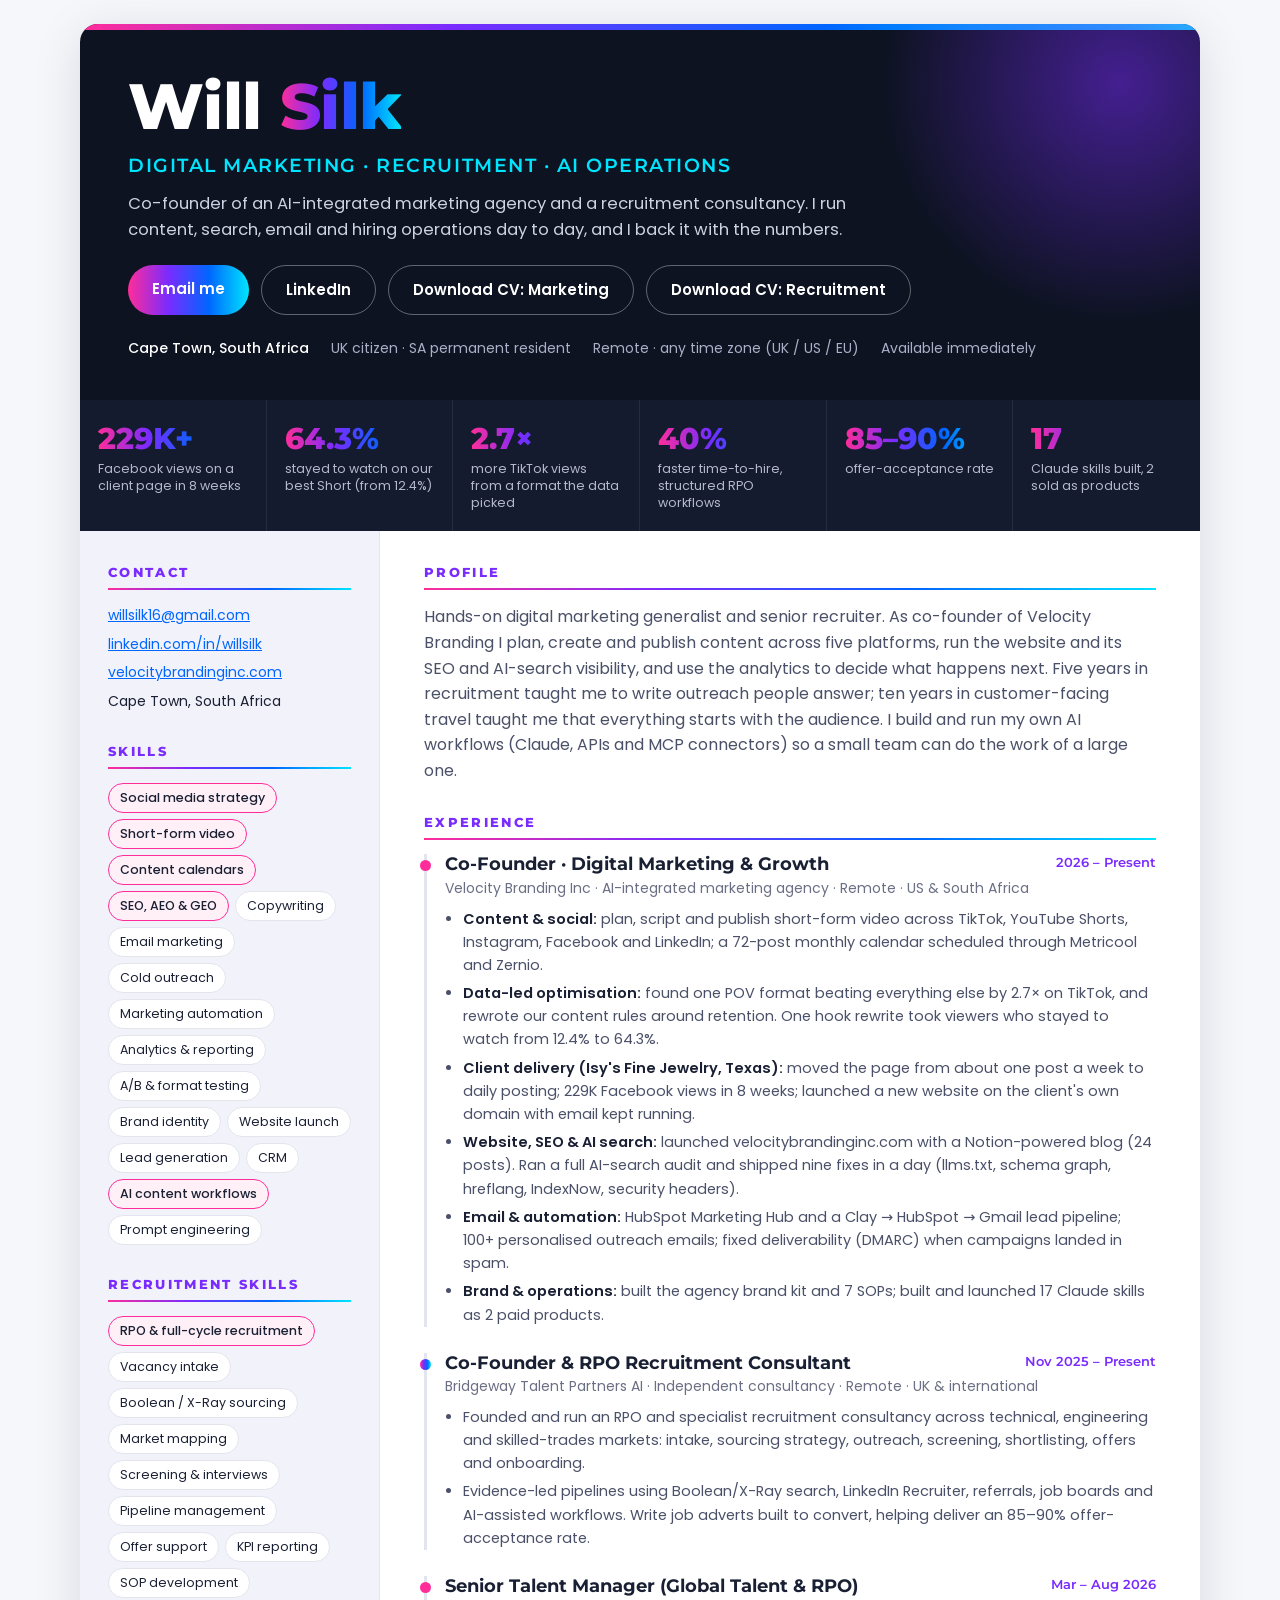
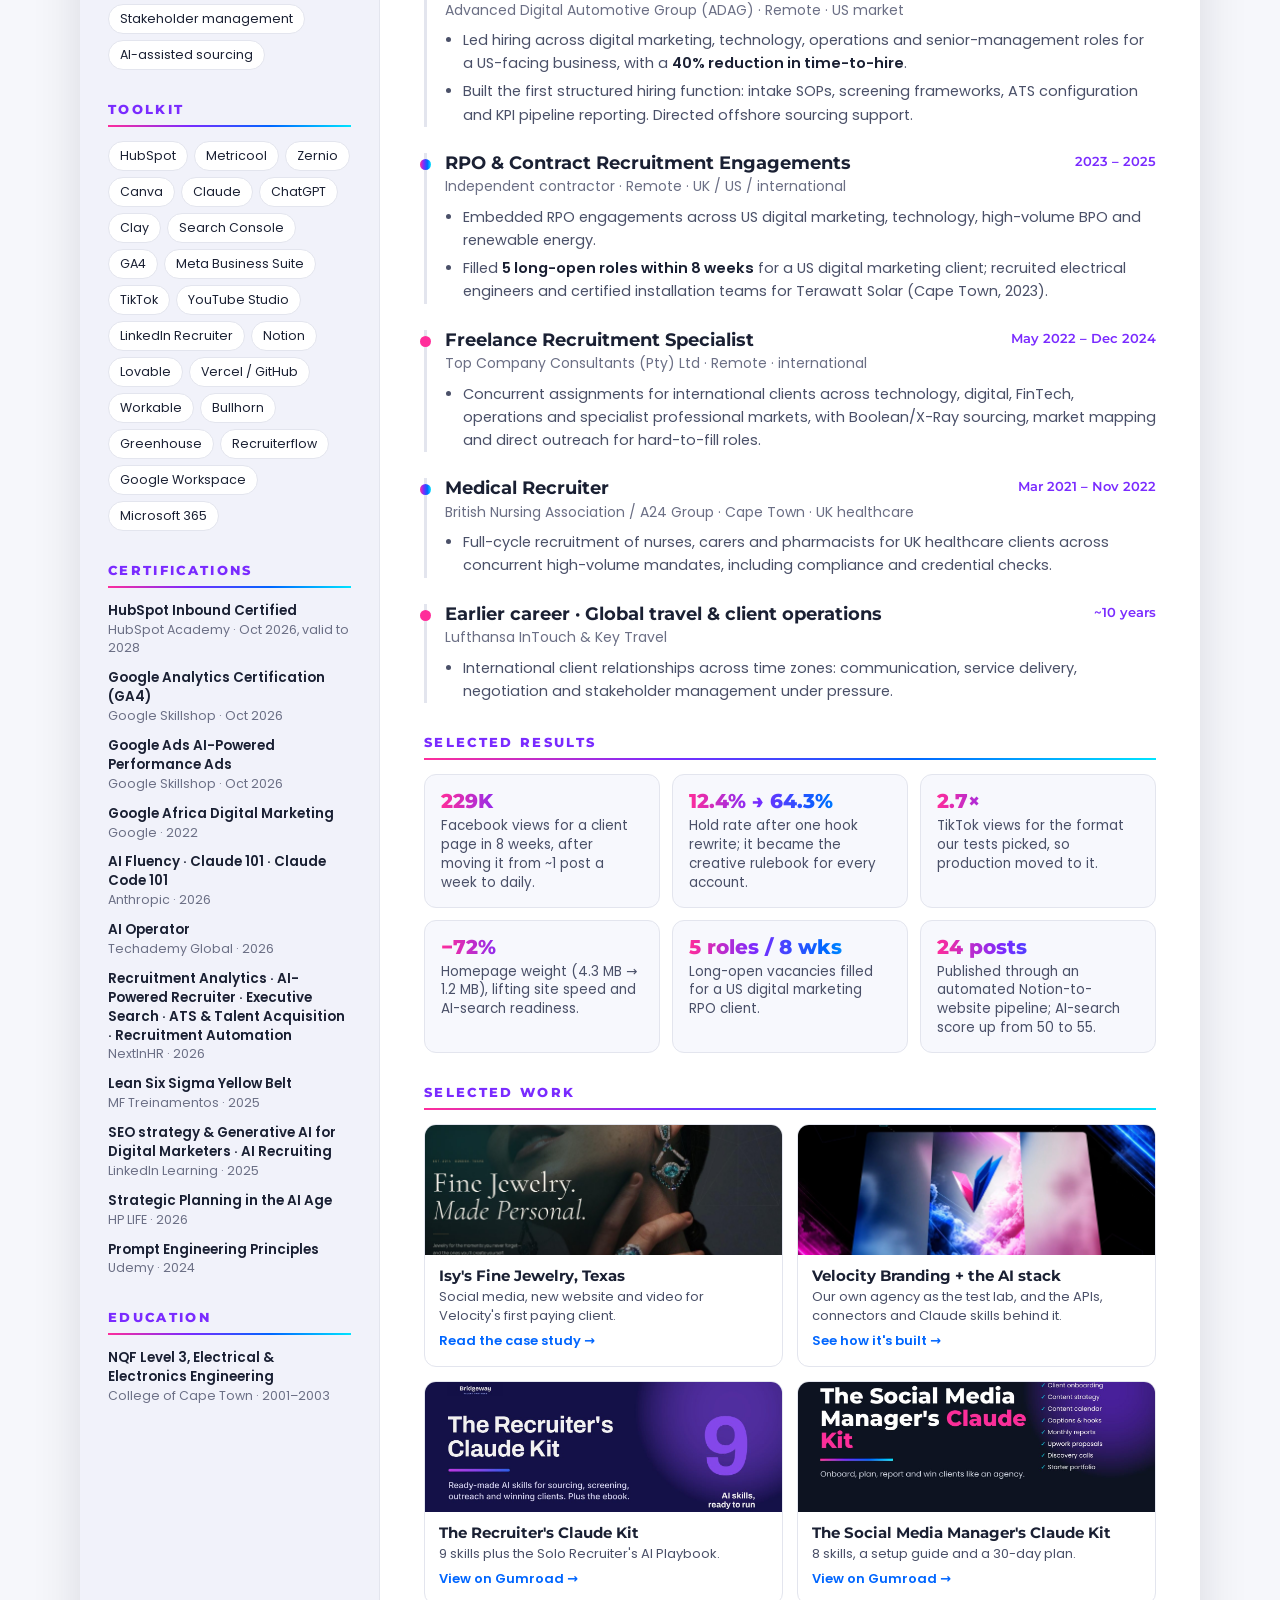
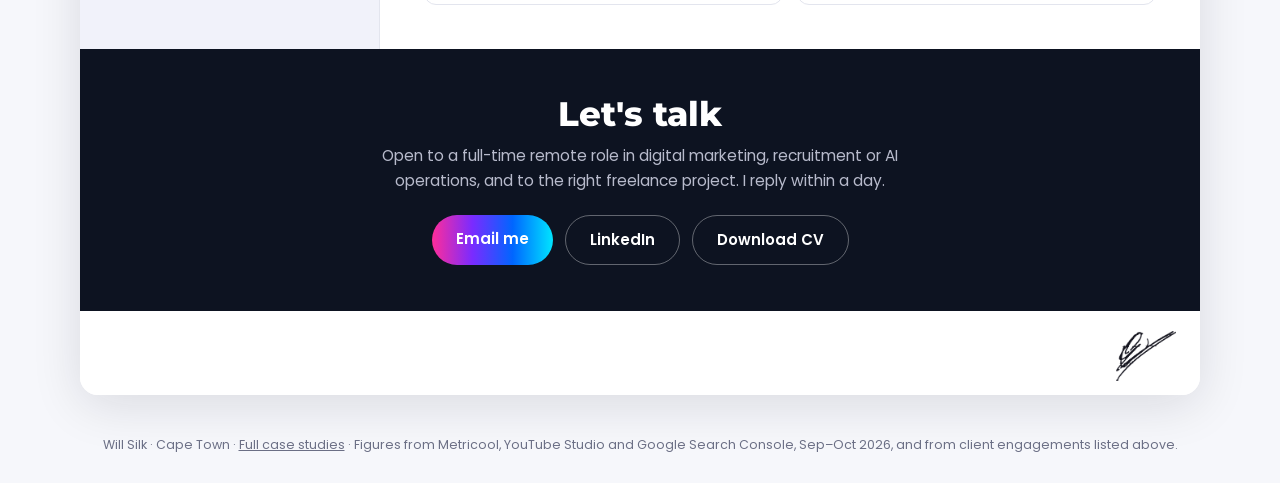
<file: index.html>
<!doctype html>
<html lang="en">
<head>
<meta charset="utf-8">
<meta name="viewport" content="width=device-width, initial-scale=1">
<title>Will Silk · CV · Digital Marketing, Recruitment &amp; AI Operations</title>
<meta name="description" content="Will Silk: co-founder of Velocity Branding and Bridgeway Talent Partners. Digital marketing, RPO recruitment and AI automation. Experience, skills, certifications and results.">
<meta property="og:title" content="Will Silk · CV">
<meta property="og:description" content="Digital marketing, recruitment and AI operations. Job history, skills, certifications and real results.">
<meta property="og:image" content="assets/img/site-isys.jpg">
<link rel="icon" href="assets/img/vel-icon.png">
<link rel="preconnect" href="https://fonts.googleapis.com">
<link href="https://fonts.googleapis.com/css2?family=Montserrat:wght@600;700;800&family=Poppins:wght@400;500;600&display=swap" rel="stylesheet">
<link rel="stylesheet" href="assets/cv.css">
</head>
<body>
<div class="sheet">

<header class="head">
  <h1>Will <span>Silk</span></h1>
  <p class="role">Digital Marketing · Recruitment · AI Operations</p>
  <p class="tag">Co-founder of an AI-integrated marketing agency and a recruitment consultancy. I run content, search, email and hiring operations day to day, and I back it with the numbers.</p>
  <div class="cta">
    <a class="btn" href="mailto:willsilk16@gmail.com">Email me</a>
    <a class="btn ghost" href="https://www.linkedin.com/in/willsilk" target="_blank" rel="noopener">LinkedIn</a>
    <a class="btn ghost" href="assets/cv/Will_Silk_CV_Digital_Marketing.pdf" target="_blank" rel="noopener">Download CV: Marketing</a>
    <a class="btn ghost" href="assets/cv/Will_Silk_CV_Senior_Recruitment_RPO.pdf" target="_blank" rel="noopener">Download CV: Recruitment</a>
  </div>
  <ul class="facts">
    <li><b>Cape Town, South Africa</b></li>
    <li>UK citizen · SA permanent resident</li>
    <li>Remote · any time zone (UK / US / EU)</li>
    <li>Available immediately</li>
  </ul>
</header>

<div class="strip">
  <div><b>229K+</b><span>Facebook views on a client page in 8 weeks</span></div>
  <div><b>64.3%</b><span>stayed to watch on our best Short (from 12.4%)</span></div>
  <div><b>2.7×</b><span>more TikTok views from a format the data picked</span></div>
  <div><b>40%</b><span>faster time-to-hire, structured RPO workflows</span></div>
  <div><b>85–90%</b><span>offer-acceptance rate</span></div>
  <div><b>17</b><span>Claude skills built, 2 sold as products</span></div>
</div>

<div class="cols">
<aside>
  <section class="contact">
    <h2>Contact</h2>
    <a href="mailto:willsilk16@gmail.com">willsilk16@gmail.com</a>
    <a href="https://www.linkedin.com/in/willsilk" target="_blank" rel="noopener">linkedin.com/in/willsilk</a>
    <a href="https://velocitybrandinginc.com" target="_blank" rel="noopener">velocitybrandinginc.com</a>
    <span>Cape Town, South Africa</span>
  </section>

  <section>
    <h2>Skills</h2>
    <ul class="chips">
      <li class="hl">Social media strategy</li><li class="hl">Short-form video</li><li class="hl">Content calendars</li>
      <li class="hl">SEO, AEO &amp; GEO</li><li>Copywriting</li><li>Email marketing</li><li>Cold outreach</li>
      <li>Marketing automation</li><li>Analytics &amp; reporting</li><li>A/B &amp; format testing</li><li>Brand identity</li>
      <li>Website launch</li><li>Lead generation</li><li>CRM</li><li class="hl">AI content workflows</li><li>Prompt engineering</li>
    </ul>
  </section>

  <section>
    <h2>Recruitment skills</h2>
    <ul class="chips">
      <li class="hl">RPO &amp; full-cycle recruitment</li><li>Vacancy intake</li><li>Boolean / X-Ray sourcing</li>
      <li>Market mapping</li><li>Screening &amp; interviews</li><li>Pipeline management</li><li>Offer support</li>
      <li>KPI reporting</li><li>SOP development</li><li>Stakeholder management</li><li>AI-assisted sourcing</li>
    </ul>
  </section>

  <section>
    <h2>Toolkit</h2>
    <ul class="chips">
      <li>HubSpot</li><li>Metricool</li><li>Zernio</li><li>Canva</li><li>Claude</li><li>ChatGPT</li><li>Clay</li>
      <li>Search Console</li><li>GA4</li><li>Meta Business Suite</li><li>TikTok</li><li>YouTube Studio</li>
      <li>LinkedIn Recruiter</li><li>Notion</li><li>Lovable</li><li>Vercel / GitHub</li><li>Workable</li>
      <li>Bullhorn</li><li>Greenhouse</li><li>Recruiterflow</li><li>Google Workspace</li><li>Microsoft 365</li>
    </ul>
  </section>

  <section>
    <h2>Certifications</h2>
    <p class="cert"><b>HubSpot Inbound Certified</b><span>HubSpot Academy · Oct 2026, valid to 2028</span></p>
    <p class="cert"><b>Google Analytics Certification (GA4)</b><span>Google Skillshop · Oct 2026</span></p>
    <p class="cert"><b>Google Ads AI-Powered Performance Ads</b><span>Google Skillshop · Oct 2026</span></p>
    <p class="cert"><b>Google Africa Digital Marketing</b><span>Google · 2022</span></p>
    <p class="cert"><b>AI Fluency · Claude 101 · Claude Code 101</b><span>Anthropic · 2026</span></p>
    <p class="cert"><b>AI Operator</b><span>Techademy Global · 2026</span></p>
    <p class="cert"><b>Recruitment Analytics · AI-Powered Recruiter · Executive Search · ATS &amp; Talent Acquisition · Recruitment Automation</b><span>NextInHR · 2026</span></p>
    <p class="cert"><b>Lean Six Sigma Yellow Belt</b><span>MF Treinamentos · 2025</span></p>
    <p class="cert"><b>SEO strategy &amp; Generative AI for Digital Marketers · AI Recruiting</b><span>LinkedIn Learning · 2025</span></p>
    <p class="cert"><b>Strategic Planning in the AI Age</b><span>HP LIFE · 2026</span></p>
    <p class="cert"><b>Prompt Engineering Principles</b><span>Udemy · 2024</span></p>
  </section>

  <section>
    <h2>Education</h2>
    <p class="cert"><b>NQF Level 3, Electrical &amp; Electronics Engineering</b><span>College of Cape Town · 2001–2003</span></p>
  </section>
</aside>

<main>
  <section>
    <h2>Profile</h2>
    <p class="profile">Hands-on digital marketing generalist and senior recruiter. As co-founder of Velocity Branding I plan, create and publish content across five platforms, run the website and its SEO and AI-search visibility, and use the analytics to decide what happens next. Five years in recruitment taught me to write outreach people answer; ten years in customer-facing travel taught me that everything starts with the audience. I build and run my own AI workflows (Claude, APIs and MCP connectors) so a small team can do the work of a large one.</p>
  </section>

  <section>
    <h2>Experience</h2>

    <article class="job">
      <span class="when">2026 – Present</span>
      <h3>Co-Founder · Digital Marketing &amp; Growth</h3>
      <p class="org">Velocity Branding Inc · AI-integrated marketing agency · Remote · US &amp; South Africa</p>
      <ul>
        <li><b>Content &amp; social:</b> plan, script and publish short-form video across TikTok, YouTube Shorts, Instagram, Facebook and LinkedIn; a 72-post monthly calendar scheduled through Metricool and Zernio.</li>
        <li><b>Data-led optimisation:</b> found one POV format beating everything else by 2.7× on TikTok, and rewrote our content rules around retention. One hook rewrite took viewers who stayed to watch from 12.4% to 64.3%.</li>
        <li><b>Client delivery (Isy's Fine Jewelry, Texas):</b> moved the page from about one post a week to daily posting; 229K Facebook views in 8 weeks; launched a new website on the client's own domain with email kept running.</li>
        <li><b>Website, SEO &amp; AI search:</b> launched velocitybrandinginc.com with a Notion-powered blog (24 posts). Ran a full AI-search audit and shipped nine fixes in a day (llms.txt, schema graph, hreflang, IndexNow, security headers).</li>
        <li><b>Email &amp; automation:</b> HubSpot Marketing Hub and a Clay → HubSpot → Gmail lead pipeline; 100+ personalised outreach emails; fixed deliverability (DMARC) when campaigns landed in spam.</li>
        <li><b>Brand &amp; operations:</b> built the agency brand kit and 7 SOPs; built and launched 17 Claude skills as 2 paid products.</li>
      </ul>
    </article>

    <article class="job">
      <span class="when">Nov 2025 – Present</span>
      <h3>Co-Founder &amp; RPO Recruitment Consultant</h3>
      <p class="org">Bridgeway Talent Partners AI · Independent consultancy · Remote · UK &amp; international</p>
      <ul>
        <li>Founded and run an RPO and specialist recruitment consultancy across technical, engineering and skilled-trades markets: intake, sourcing strategy, outreach, screening, shortlisting, offers and onboarding.</li>
        <li>Evidence-led pipelines using Boolean/X-Ray search, LinkedIn Recruiter, referrals, job boards and AI-assisted workflows. Write job adverts built to convert, helping deliver an 85–90% offer-acceptance rate.</li>
      </ul>
    </article>

    <article class="job">
      <span class="when">Mar – Aug 2026</span>
      <h3>Senior Talent Manager (Global Talent &amp; RPO)</h3>
      <p class="org">Advanced Digital Automotive Group (ADAG) · Remote · US market</p>
      <ul>
        <li>Led hiring across digital marketing, technology, operations and senior-management roles for a US-facing business, with a <b>40% reduction in time-to-hire</b>.</li>
        <li>Built the first structured hiring function: intake SOPs, screening frameworks, ATS configuration and KPI pipeline reporting. Directed offshore sourcing support.</li>
      </ul>
    </article>

    <article class="job">
      <span class="when">2023 – 2025</span>
      <h3>RPO &amp; Contract Recruitment Engagements</h3>
      <p class="org">Independent contractor · Remote · UK / US / international</p>
      <ul>
        <li>Embedded RPO engagements across US digital marketing, technology, high-volume BPO and renewable energy.</li>
        <li>Filled <b>5 long-open roles within 8 weeks</b> for a US digital marketing client; recruited electrical engineers and certified installation teams for Terawatt Solar (Cape Town, 2023).</li>
      </ul>
    </article>

    <article class="job">
      <span class="when">May 2022 – Dec 2024</span>
      <h3>Freelance Recruitment Specialist</h3>
      <p class="org">Top Company Consultants (Pty) Ltd · Remote · international</p>
      <ul>
        <li>Concurrent assignments for international clients across technology, digital, FinTech, operations and specialist professional markets, with Boolean/X-Ray sourcing, market mapping and direct outreach for hard-to-fill roles.</li>
      </ul>
    </article>

    <article class="job">
      <span class="when">Mar 2021 – Nov 2022</span>
      <h3>Medical Recruiter</h3>
      <p class="org">British Nursing Association / A24 Group · Cape Town · UK healthcare</p>
      <ul>
        <li>Full-cycle recruitment of nurses, carers and pharmacists for UK healthcare clients across concurrent high-volume mandates, including compliance and credential checks.</li>
      </ul>
    </article>

    <article class="job">
      <span class="when">~10 years</span>
      <h3>Earlier career · Global travel &amp; client operations</h3>
      <p class="org">Lufthansa InTouch &amp; Key Travel</p>
      <ul>
        <li>International client relationships across time zones: communication, service delivery, negotiation and stakeholder management under pressure.</li>
      </ul>
    </article>
  </section>

  <section>
    <h2>Selected results</h2>
    <div class="win">
      <div><b>229K</b><p>Facebook views for a client page in 8 weeks, after moving it from ~1 post a week to daily.</p></div>
      <div><b>12.4% → 64.3%</b><p>Hold rate after one hook rewrite; it became the creative rulebook for every account.</p></div>
      <div><b>2.7×</b><p>TikTok views for the format our tests picked, so production moved to it.</p></div>
      <div><b>−72%</b><p>Homepage weight (4.3 MB → 1.2 MB), lifting site speed and AI-search readiness.</p></div>
      <div><b>5 roles / 8 wks</b><p>Long-open vacancies filled for a US digital marketing RPO client.</p></div>
      <div><b>24 posts</b><p>Published through an automated Notion-to-website pipeline; AI-search score up from 50 to 55.</p></div>
    </div>
  </section>

  <section>
    <h2>Selected work</h2>
    <div class="work">
      <a href="work.html#work">
        <img src="assets/img/site-isys.jpg" alt="Isy's Fine Jewelry website" loading="lazy">
        <div><h4>Isy's Fine Jewelry, Texas</h4><p>Social media, new website and video for Velocity's first paying client.</p><em>Read the case study →</em></div>
      </a>
      <a href="work.html#stack">
        <img src="assets/img/site-velocity.jpg" alt="Velocity Branding website" loading="lazy">
        <div><h4>Velocity Branding + the AI stack</h4><p>Our own agency as the test lab, and the APIs, connectors and Claude skills behind it.</p><em>See how it's built →</em></div>
      </a>
      <a href="https://velocitybrand.gumroad.com/l/iprdfx" target="_blank" rel="noopener">
        <img src="assets/img/kit-recruiter.jpg" alt="The Recruiter's Claude Kit" loading="lazy">
        <div><h4>The Recruiter's Claude Kit</h4><p>9 skills plus the Solo Recruiter's AI Playbook.</p><em>View on Gumroad →</em></div>
      </a>
      <a href="https://velocitybrand.gumroad.com/l/eikxg" target="_blank" rel="noopener">
        <img src="assets/img/kit-smm.jpg" alt="The Social Media Manager's Claude Kit" loading="lazy">
        <div><h4>The Social Media Manager's Claude Kit</h4><p>8 skills, a setup guide and a 30-day plan.</p><em>View on Gumroad →</em></div>
      </a>
    </div>
  </section>
</main>
</div>

<section class="close">
  <h2>Let's talk</h2>
  <p>Open to a full-time remote role in digital marketing, recruitment or AI operations, and to the right freelance project. I reply within a day.</p>
  <div class="cta">
    <a class="btn" href="mailto:willsilk16@gmail.com">Email me</a>
    <a class="btn ghost" href="https://www.linkedin.com/in/willsilk" target="_blank" rel="noopener">LinkedIn</a>
    <a class="btn ghost" href="assets/cv/Will_Silk_CV_Digital_Marketing.pdf" target="_blank" rel="noopener">Download CV</a>
  </div>
</section>
<div class="sig"><img src="assets/img/signature.png" alt="Will Silk signature"></div>
</div>

<footer>Will Silk · Cape Town · <a href="work.html">Full case studies</a> · Figures from Metricool, YouTube Studio and Google Search Console, Sep–Oct 2026, and from client engagements listed above.</footer>
</body>
</html>
</file>
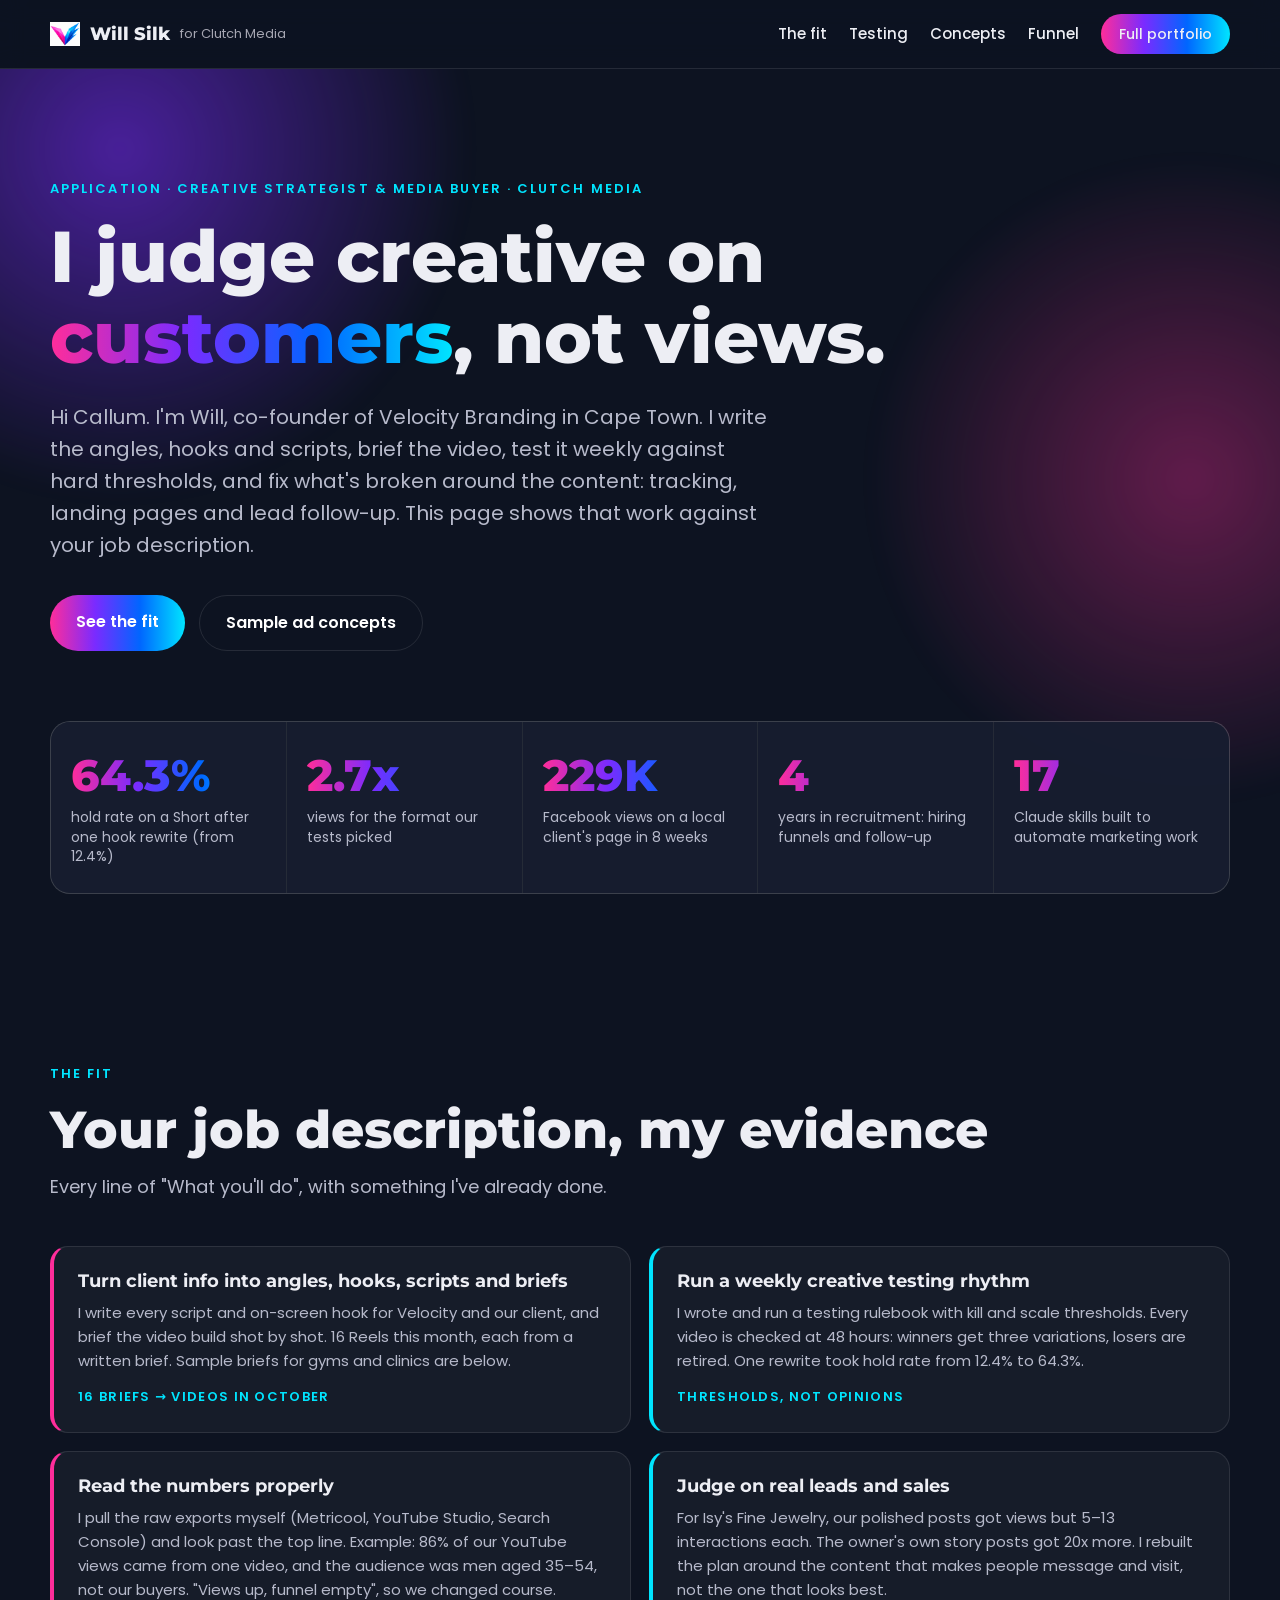
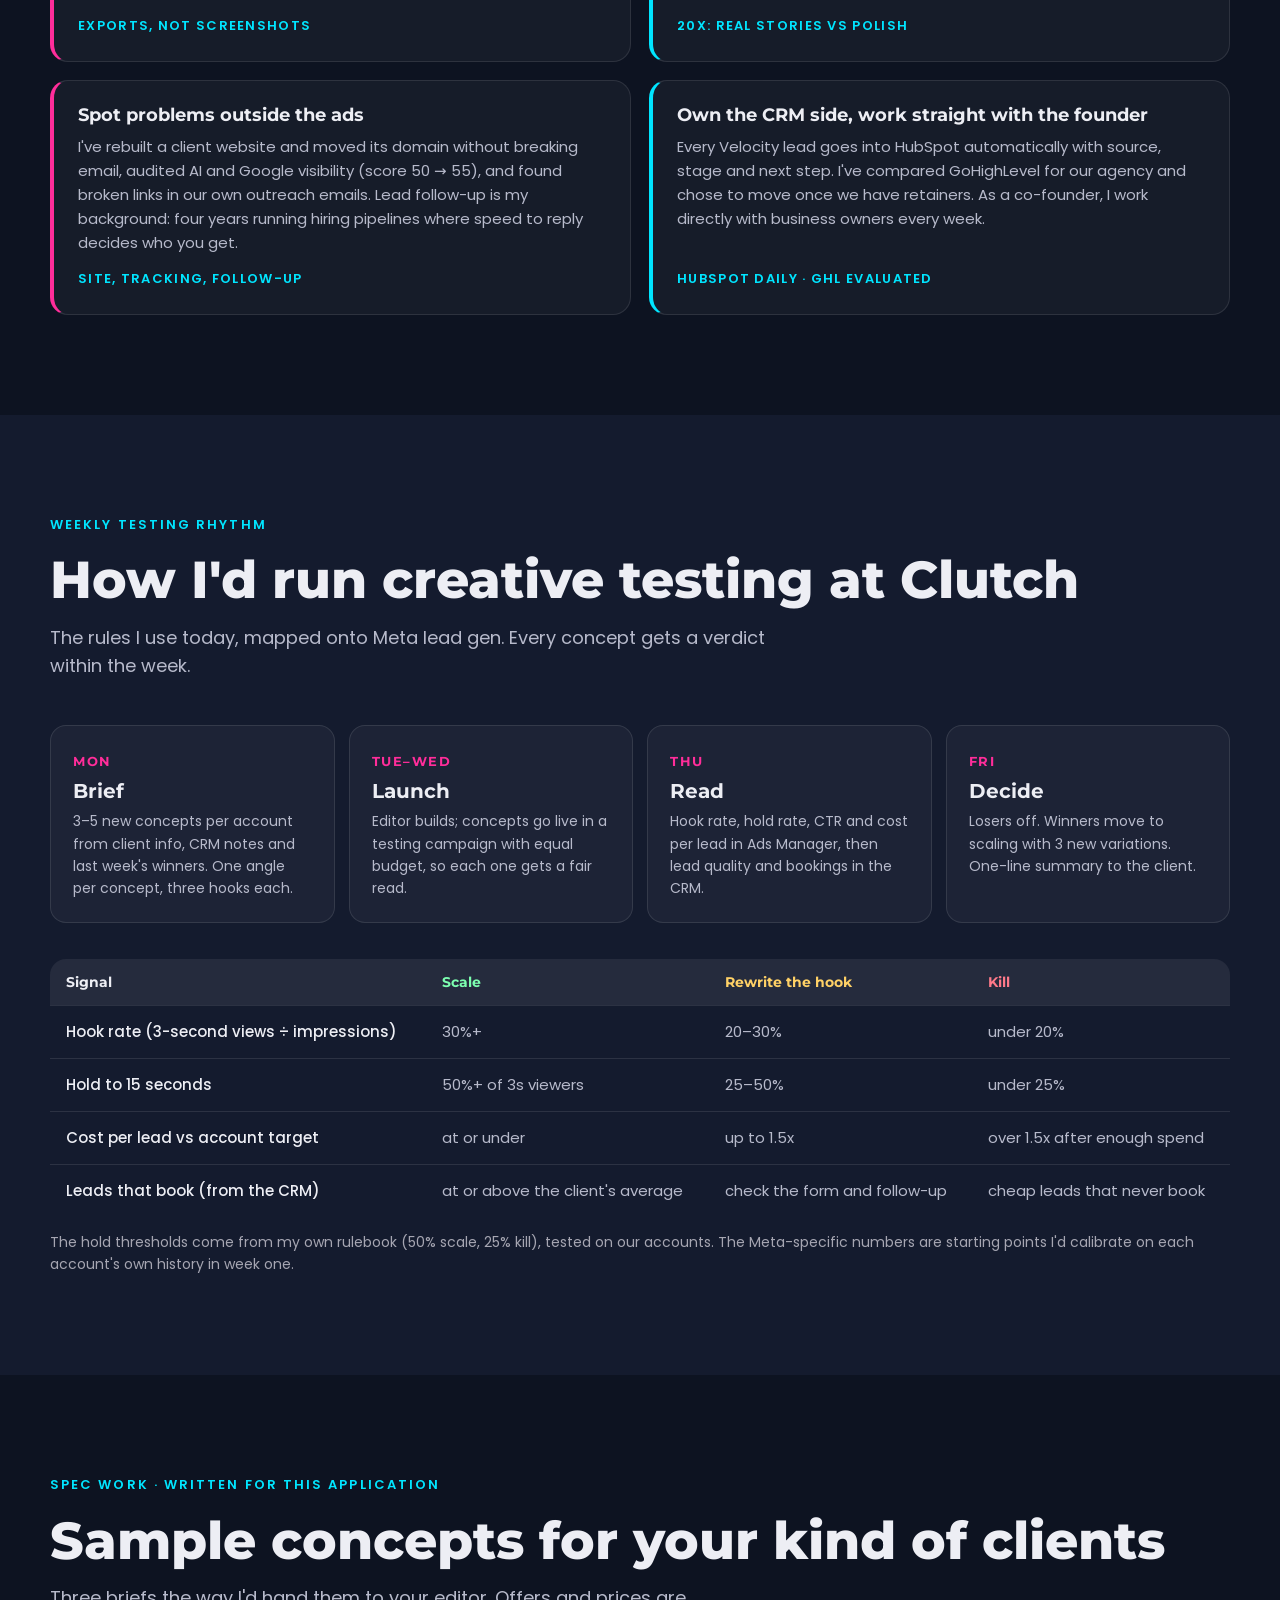
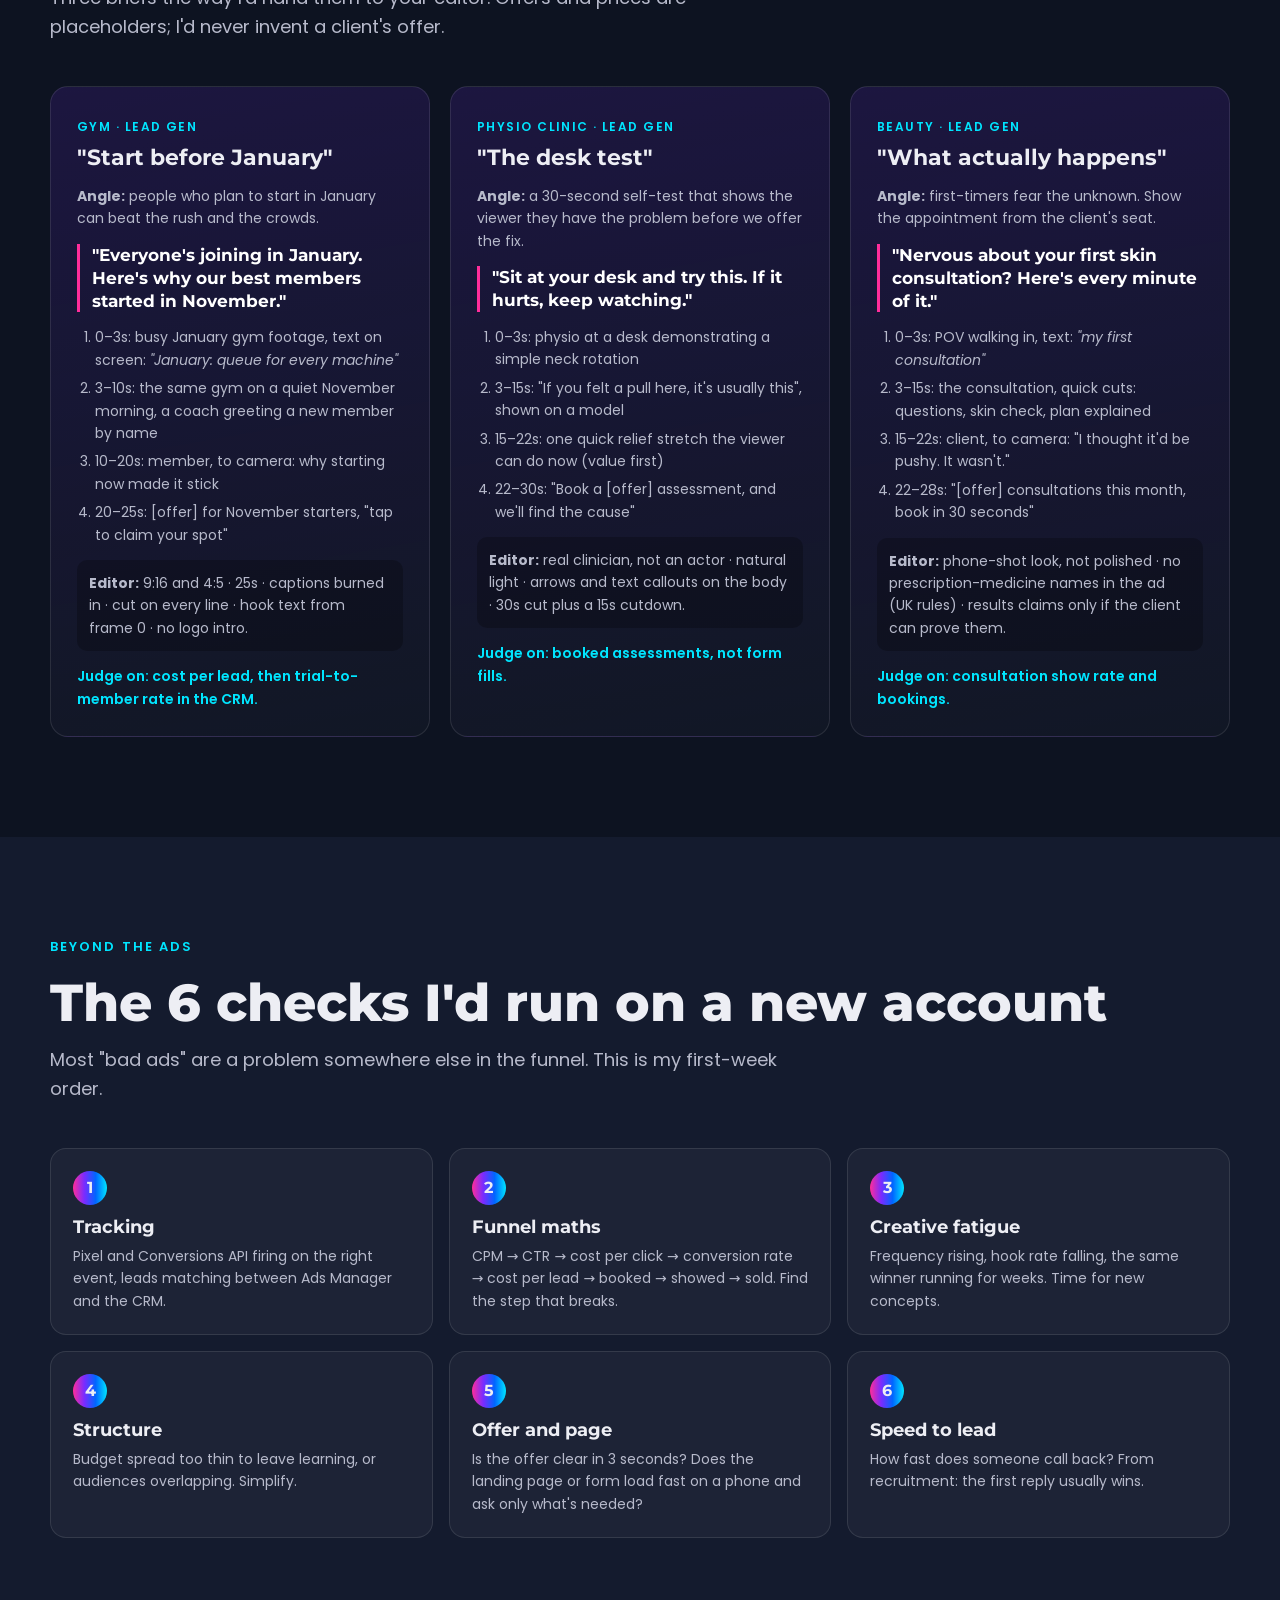
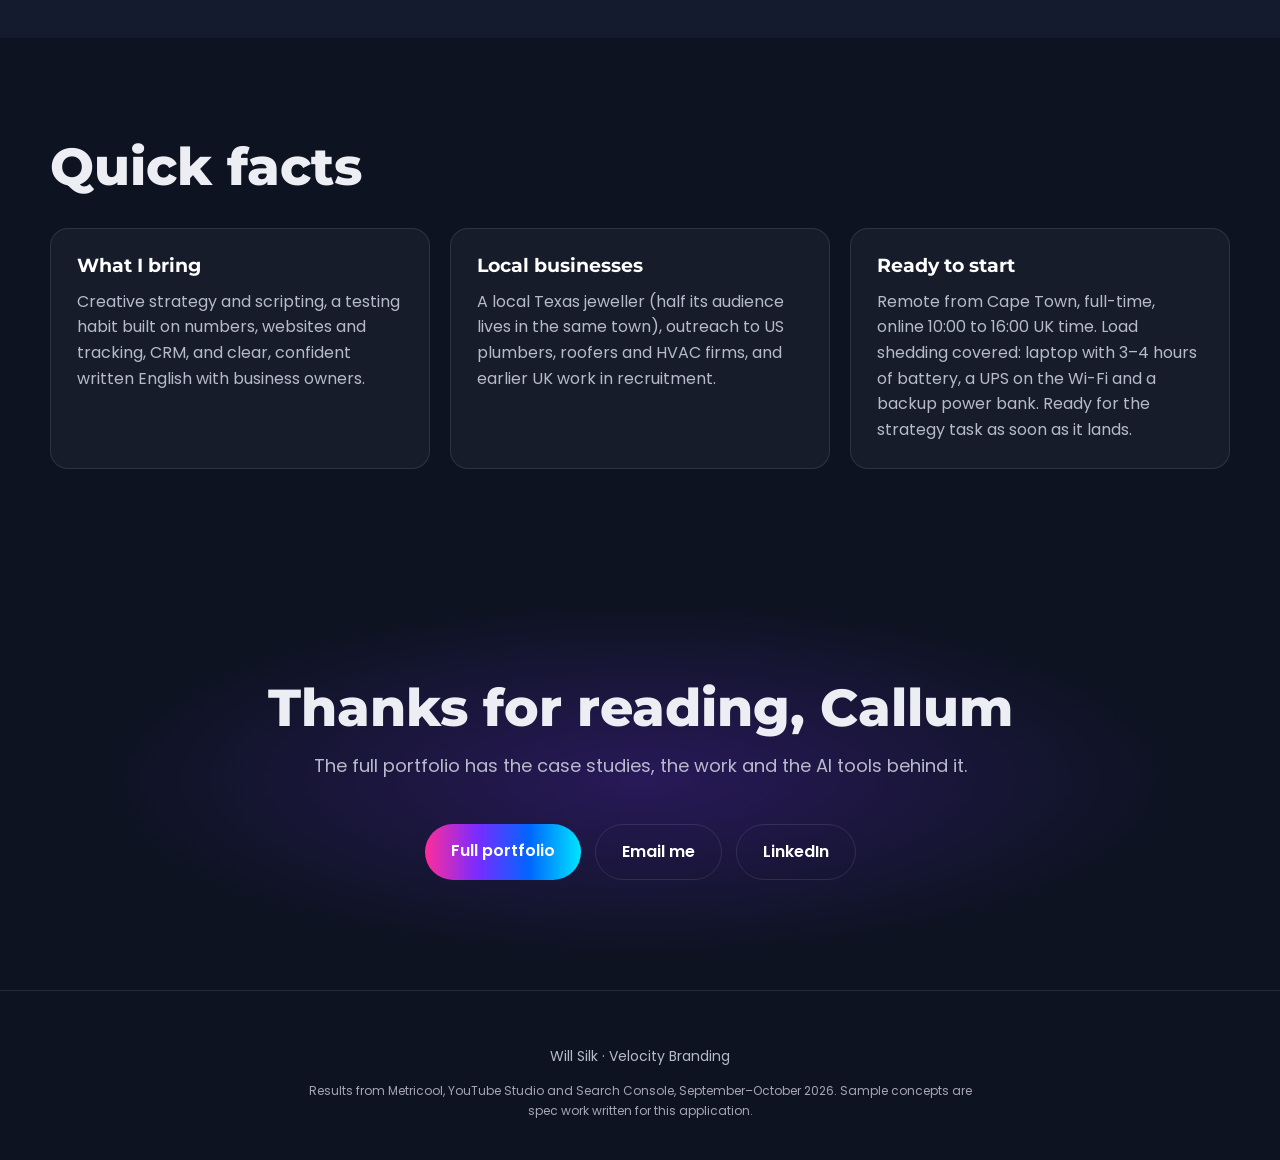
<file: clutch/index.html>
<!doctype html>
<html lang="en">
<head>
<meta charset="utf-8">
<meta name="viewport" content="width=device-width, initial-scale=1">
<title>Will Silk for Clutch Media · Creative Strategist &amp; Media Buyer</title>
<meta name="description" content="Will Silk's application page for Clutch Media: creative strategy, testing, reading real numbers and fixing the funnel around the ads.">
<meta name="robots" content="noindex">
<link rel="icon" href="../assets/img/vel-icon.png">
<link href="https://fonts.googleapis.com/css2?family=Montserrat:wght@600;700;800&family=Poppins:wght@400;500;600&display=swap" rel="stylesheet">
<link rel="stylesheet" href="../assets/style.css">
<link rel="stylesheet" href="clutch.css">
</head>
<body>

<header class="nav">
  <a class="brand" href="../"><img src="../assets/img/vel-icon.png" alt=""><span>Will Silk</span><small>for Clutch Media</small></a>
  <nav>
    <a href="#fit">The fit</a>
    <a href="#testing">Testing</a>
    <a href="#concepts">Concepts</a>
    <a href="#funnel">Funnel</a>
    <a class="btn small" href="../">Full portfolio</a>
  </nav>
</header>

<main>
<section class="hero">
  <div class="glow g1"></div><div class="glow g2"></div>
  <div class="wrap">
    <p class="eyebrow">Application · Creative Strategist &amp; Media Buyer · Clutch Media</p>
    <h1>I judge creative on <span class="grad">customers</span>, not views.</h1>
    <p class="lede">Hi Callum. I'm Will, co-founder of Velocity Branding in Cape Town. I write the angles, hooks and scripts, brief the video, test it weekly against hard thresholds, and fix what's broken around the content: tracking, landing pages and lead follow-up. This page shows that work against your job description.</p>
    <div class="ctas">
      <a class="btn" href="#fit">See the fit</a>
      <a class="btn ghost" href="#concepts">Sample ad concepts</a>
    </div>
  </div>
  <div class="wrap stats">
    <div class="stat"><b data-count="64.3" data-decimals="1" data-suffix="%">0</b><span>hold rate on a Short after one hook rewrite (from 12.4%)</span></div>
    <div class="stat"><b data-count="2.7" data-decimals="1" data-suffix="x">0</b><span>views for the format our tests picked</span></div>
    <div class="stat"><b data-count="229" data-suffix="K">0</b><span>Facebook views on a local client's page in 8 weeks</span></div>
    <div class="stat"><b data-count="4">0</b><span>years in recruitment: hiring funnels and follow-up</span></div>
    <div class="stat"><b data-count="17">0</b><span>Claude skills built to automate marketing work</span></div>
  </div>
</section>

<section id="fit">
  <div class="wrap">
    <p class="eyebrow">The fit</p>
    <h2>Your job description, my evidence</h2>
    <p class="sub">Every line of "What you'll do", with something I've already done.</p>
    <div class="fit">
      <div class="row"><h4>Turn client info into angles, hooks, scripts and briefs</h4><p>I write every script and on-screen hook for Velocity and our client, and brief the video build shot by shot. 16 Reels this month, each from a written brief. Sample briefs for gyms and clinics are below.</p><span>16 briefs → videos in October</span></div>
      <div class="row"><h4>Run a weekly creative testing rhythm</h4><p>I wrote and run a testing rulebook with kill and scale thresholds. Every video is checked at 48 hours: winners get three variations, losers are retired. One rewrite took hold rate from 12.4% to 64.3%.</p><span>Thresholds, not opinions</span></div>
      <div class="row"><h4>Read the numbers properly</h4><p>I pull the raw exports myself (Metricool, YouTube Studio, Search Console) and look past the top line. Example: 86% of our YouTube views came from one video, and the audience was men aged 35–54, not our buyers. "Views up, funnel empty", so we changed course.</p><span>Exports, not screenshots</span></div>
      <div class="row"><h4>Judge on real leads and sales</h4><p>For Isy's Fine Jewelry, our polished posts got views but 5–13 interactions each. The owner's own story posts got 20x more. I rebuilt the plan around the content that makes people message and visit, not the one that looks best.</p><span>20x: real stories vs polish</span></div>
      <div class="row"><h4>Spot problems outside the ads</h4><p>I've rebuilt a client website and moved its domain without breaking email, audited AI and Google visibility (score 50 → 55), and found broken links in our own outreach emails. Lead follow-up is my background: four years running hiring pipelines where speed to reply decides who you get.</p><span>Site, tracking, follow-up</span></div>
      <div class="row"><h4>Own the CRM side, work straight with the founder</h4><p>Every Velocity lead goes into HubSpot automatically with source, stage and next step. I've compared GoHighLevel for our agency and chose to move once we have retainers. As a co-founder, I work directly with business owners every week.</p><span>HubSpot daily · GHL evaluated</span></div>
    </div>
  </div>
</section>

<section id="testing" class="alt">
  <div class="wrap">
    <p class="eyebrow">Weekly testing rhythm</p>
    <h2>How I'd run creative testing at Clutch</h2>
    <p class="sub">The rules I use today, mapped onto Meta lead gen. Every concept gets a verdict within the week.</p>
    <div class="loop">
      <div><b>Mon</b><h4>Brief</h4><p>3–5 new concepts per account from client info, CRM notes and last week's winners. One angle per concept, three hooks each.</p></div>
      <div><b>Tue–Wed</b><h4>Launch</h4><p>Editor builds; concepts go live in a testing campaign with equal budget, so each one gets a fair read.</p></div>
      <div><b>Thu</b><h4>Read</h4><p>Hook rate, hold rate, CTR and cost per lead in Ads Manager, then lead quality and bookings in the CRM.</p></div>
      <div><b>Fri</b><h4>Decide</h4><p>Losers off. Winners move to scaling with 3 new variations. One-line summary to the client.</p></div>
    </div>
    <table class="rules">
      <tr><th>Signal</th><th>Scale</th><th>Rewrite the hook</th><th>Kill</th></tr>
      <tr><td>Hook rate (3-second views ÷ impressions)</td><td>30%+</td><td>20–30%</td><td>under 20%</td></tr>
      <tr><td>Hold to 15 seconds</td><td>50%+ of 3s viewers</td><td>25–50%</td><td>under 25%</td></tr>
      <tr><td>Cost per lead vs account target</td><td>at or under</td><td>up to 1.5x</td><td>over 1.5x after enough spend</td></tr>
      <tr><td>Leads that book (from the CRM)</td><td>at or above the client's average</td><td>check the form and follow-up</td><td>cheap leads that never book</td></tr>
    </table>
    <p class="note">The hold thresholds come from my own rulebook (50% scale, 25% kill), tested on our accounts. The Meta-specific numbers are starting points I'd calibrate on each account's own history in week one.</p>
  </div>
</section>

<section id="concepts">
  <div class="wrap">
    <p class="eyebrow">Spec work · written for this application</p>
    <h2>Sample concepts for your kind of clients</h2>
    <p class="sub">Three briefs the way I'd hand them to your editor. Offers and prices are placeholders; I'd never invent a client's offer.</p>
    <div class="concepts">
      <article>
        <span class="tag">Gym · lead gen</span>
        <h4>"Start before January"</h4>
        <p class="angle"><b>Angle:</b> people who plan to start in January can beat the rush and the crowds.</p>
        <p class="hook">"Everyone's joining in January. Here's why our best members started in November."</p>
        <ol><li>0–3s: busy January gym footage, text on screen: <i>"January: queue for every machine"</i></li>
          <li>3–10s: the same gym on a quiet November morning, a coach greeting a new member by name</li>
          <li>10–20s: member, to camera: why starting now made it stick</li>
          <li>20–25s: [offer] for November starters, "tap to claim your spot"</li></ol>
        <p class="brief"><b>Editor:</b> 9:16 and 4:5 · 25s · captions burned in · cut on every line · hook text from frame 0 · no logo intro.</p>
        <p class="kpi-line">Judge on: cost per lead, then trial-to-member rate in the CRM.</p>
      </article>
      <article>
        <span class="tag">Physio clinic · lead gen</span>
        <h4>"The desk test"</h4>
        <p class="angle"><b>Angle:</b> a 30-second self-test that shows the viewer they have the problem before we offer the fix.</p>
        <p class="hook">"Sit at your desk and try this. If it hurts, keep watching."</p>
        <ol><li>0–3s: physio at a desk demonstrating a simple neck rotation</li>
          <li>3–15s: "If you felt a pull here, it's usually this", shown on a model</li>
          <li>15–22s: one quick relief stretch the viewer can do now (value first)</li>
          <li>22–30s: "Book a [offer] assessment, and we'll find the cause"</li></ol>
        <p class="brief"><b>Editor:</b> real clinician, not an actor · natural light · arrows and text callouts on the body · 30s cut plus a 15s cutdown.</p>
        <p class="kpi-line">Judge on: booked assessments, not form fills.</p>
      </article>
      <article>
        <span class="tag">Beauty · lead gen</span>
        <h4>"What actually happens"</h4>
        <p class="angle"><b>Angle:</b> first-timers fear the unknown. Show the appointment from the client's seat.</p>
        <p class="hook">"Nervous about your first skin consultation? Here's every minute of it."</p>
        <ol><li>0–3s: POV walking in, text: <i>"my first consultation"</i></li>
          <li>3–15s: the consultation, quick cuts: questions, skin check, plan explained</li>
          <li>15–22s: client, to camera: "I thought it'd be pushy. It wasn't."</li>
          <li>22–28s: "[offer] consultations this month, book in 30 seconds"</li></ol>
        <p class="brief"><b>Editor:</b> phone-shot look, not polished · no prescription-medicine names in the ad (UK rules) · results claims only if the client can prove them.</p>
        <p class="kpi-line">Judge on: consultation show rate and bookings.</p>
      </article>
    </div>
  </div>
</section>

<section id="funnel" class="alt">
  <div class="wrap">
    <p class="eyebrow">Beyond the ads</p>
    <h2>The 6 checks I'd run on a new account</h2>
    <p class="sub">Most "bad ads" are a problem somewhere else in the funnel. This is my first-week order.</p>
    <div class="checks6">
      <div><b>1</b><h4>Tracking</h4><p>Pixel and Conversions API firing on the right event, leads matching between Ads Manager and the CRM.</p></div>
      <div><b>2</b><h4>Funnel maths</h4><p>CPM → CTR → cost per click → conversion rate → cost per lead → booked → showed → sold. Find the step that breaks.</p></div>
      <div><b>3</b><h4>Creative fatigue</h4><p>Frequency rising, hook rate falling, the same winner running for weeks. Time for new concepts.</p></div>
      <div><b>4</b><h4>Structure</h4><p>Budget spread too thin to leave learning, or audiences overlapping. Simplify.</p></div>
      <div><b>5</b><h4>Offer and page</h4><p>Is the offer clear in 3 seconds? Does the landing page or form load fast on a phone and ask only what's needed?</p></div>
      <div><b>6</b><h4>Speed to lead</h4><p>How fast does someone call back? From recruitment: the first reply usually wins.</p></div>
    </div>
  </div>
</section>

<section>
  <div class="wrap">
    <h2>Quick facts</h2>
    <div class="grid3">
      <div class="card"><h4>What I bring</h4><p>Creative strategy and scripting, a testing habit built on numbers, websites and tracking, CRM, and clear, confident written English with business owners.</p></div>
      <div class="card"><h4>Local businesses</h4><p>A local Texas jeweller (half its audience lives in the same town), outreach to US plumbers, roofers and HVAC firms, and earlier UK work in recruitment.</p></div>
      <div class="card"><h4>Ready to start</h4><p>Remote from Cape Town, full-time, online 10:00 to 16:00 UK time. Load shedding covered: laptop with 3–4 hours of battery, a UPS on the Wi-Fi and a backup power bank. Ready for the strategy task as soon as it lands.</p></div>
    </div>
  </div>
</section>

<section class="contact">
  <div class="wrap">
    <h2>Thanks for reading, Callum</h2>
    <p class="sub">The full portfolio has the case studies, the work and the AI tools behind it.</p>
    <div class="ctas center">
      <a class="btn" href="../">Full portfolio</a>
      <a class="btn ghost" href="mailto:marketing.velocitybranding@gmail.com">Email me</a>
      <a class="btn ghost" href="https://www.linkedin.com/in/willsilk" target="_blank" rel="noopener">LinkedIn</a>
    </div>
  </div>
</section>
</main>

<footer>
  <p>Will Silk · Velocity Branding</p>
  <p class="small">Results from Metricool, YouTube Studio and Search Console, September–October 2026. Sample concepts are spec work written for this application.</p>
</footer>
<script src="../assets/main.js"></script>
</body>
</html>
</file>
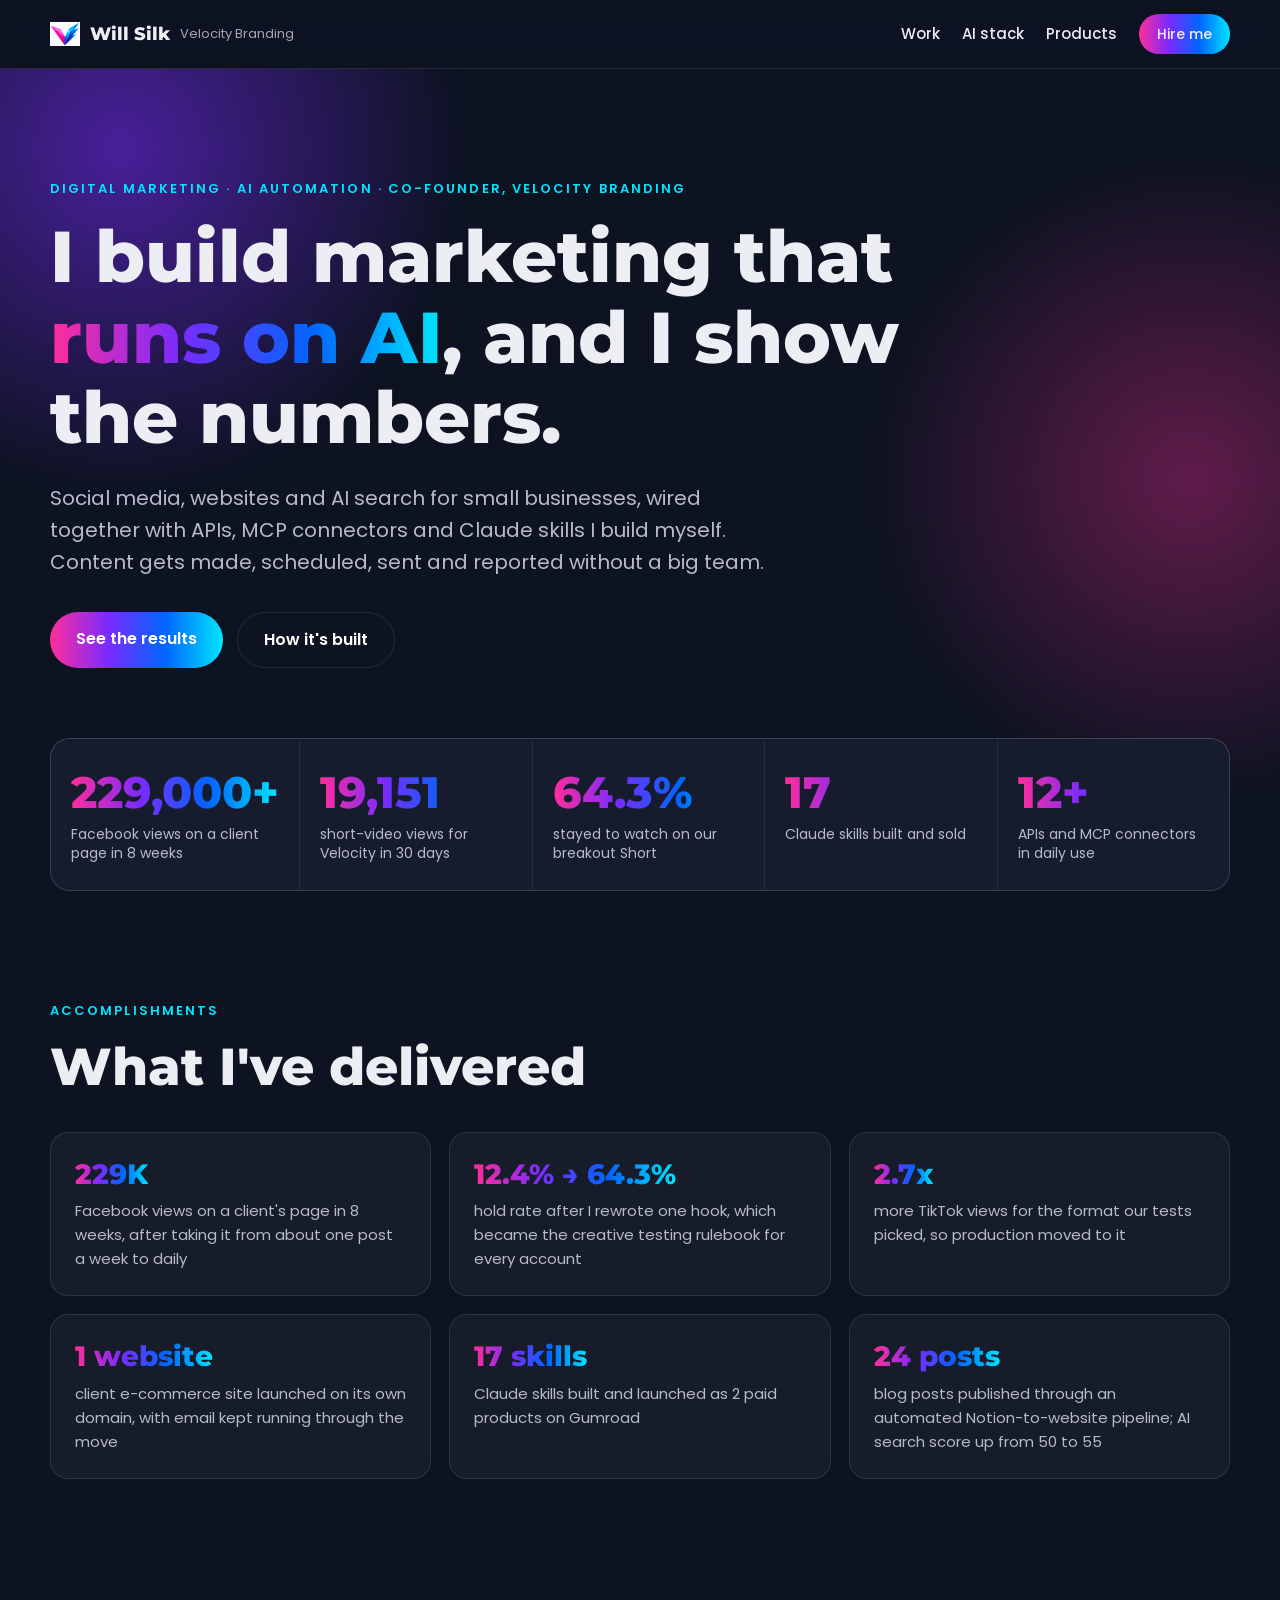
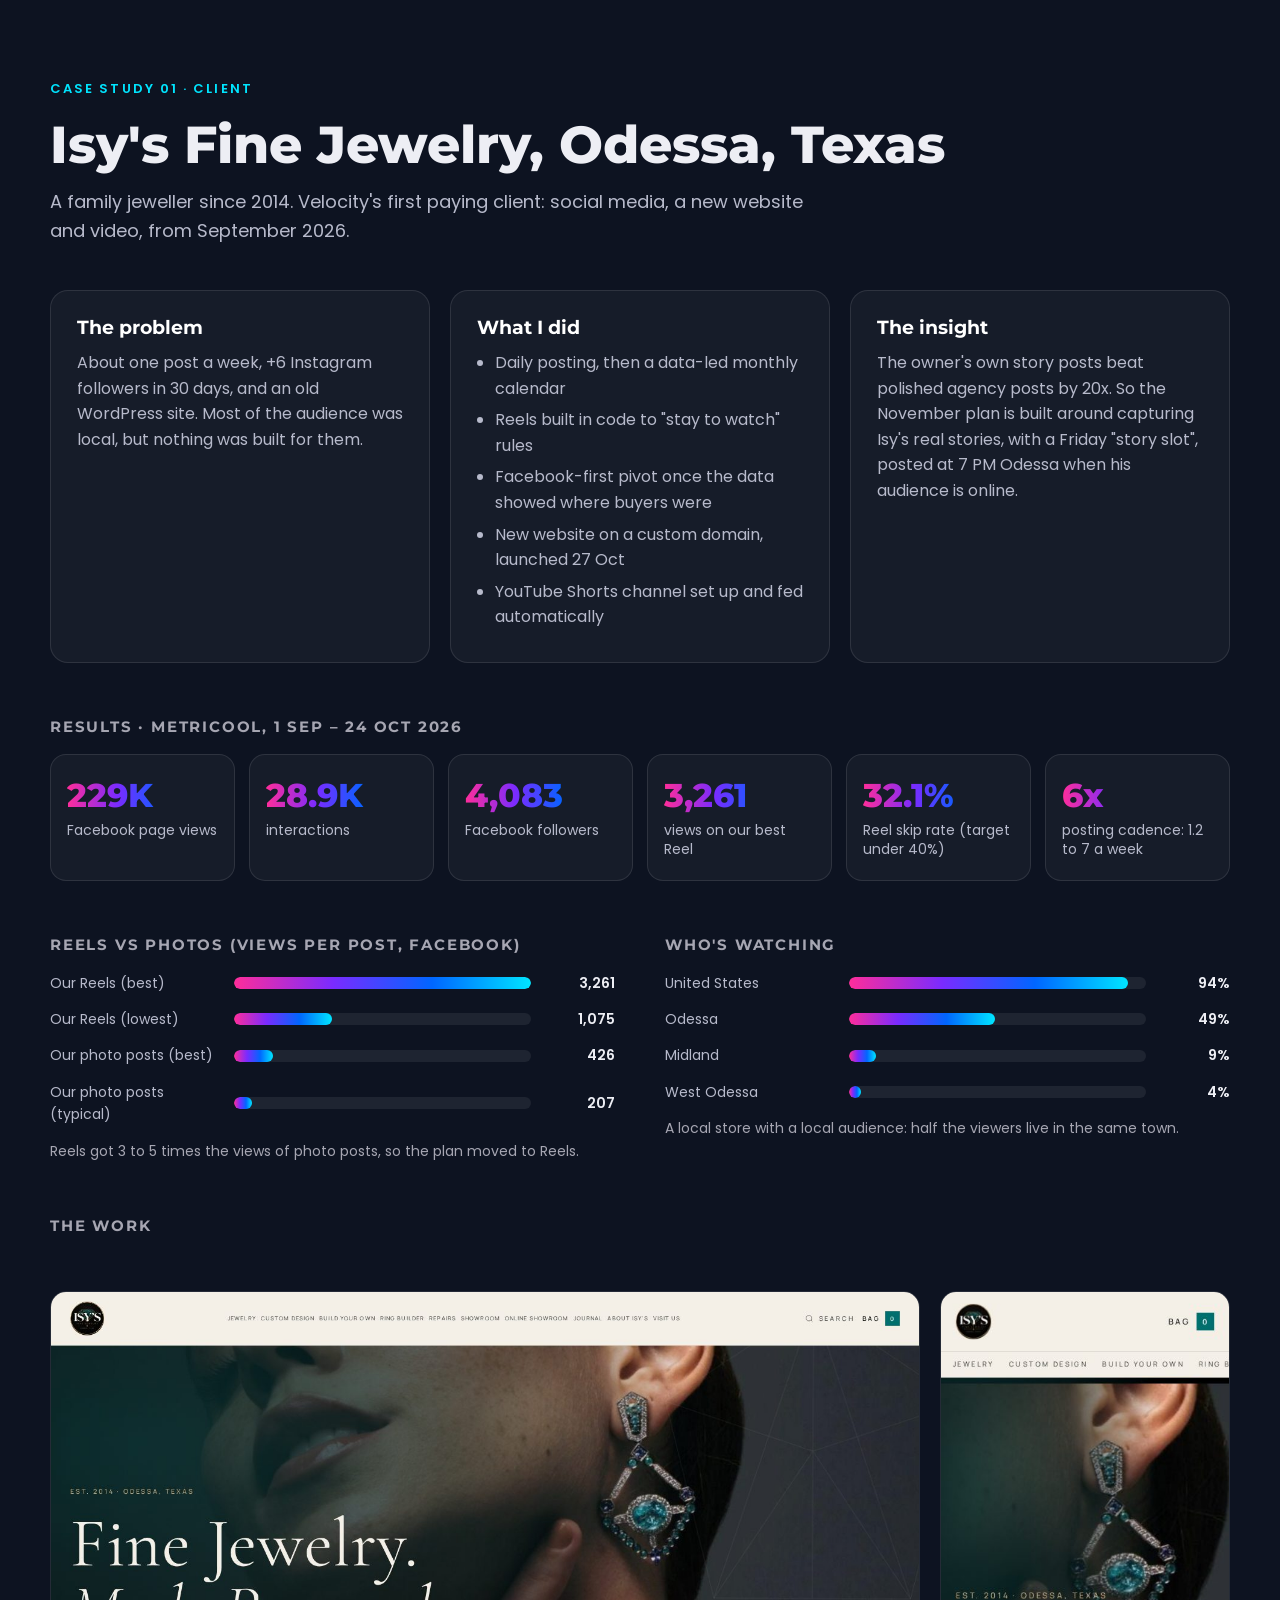
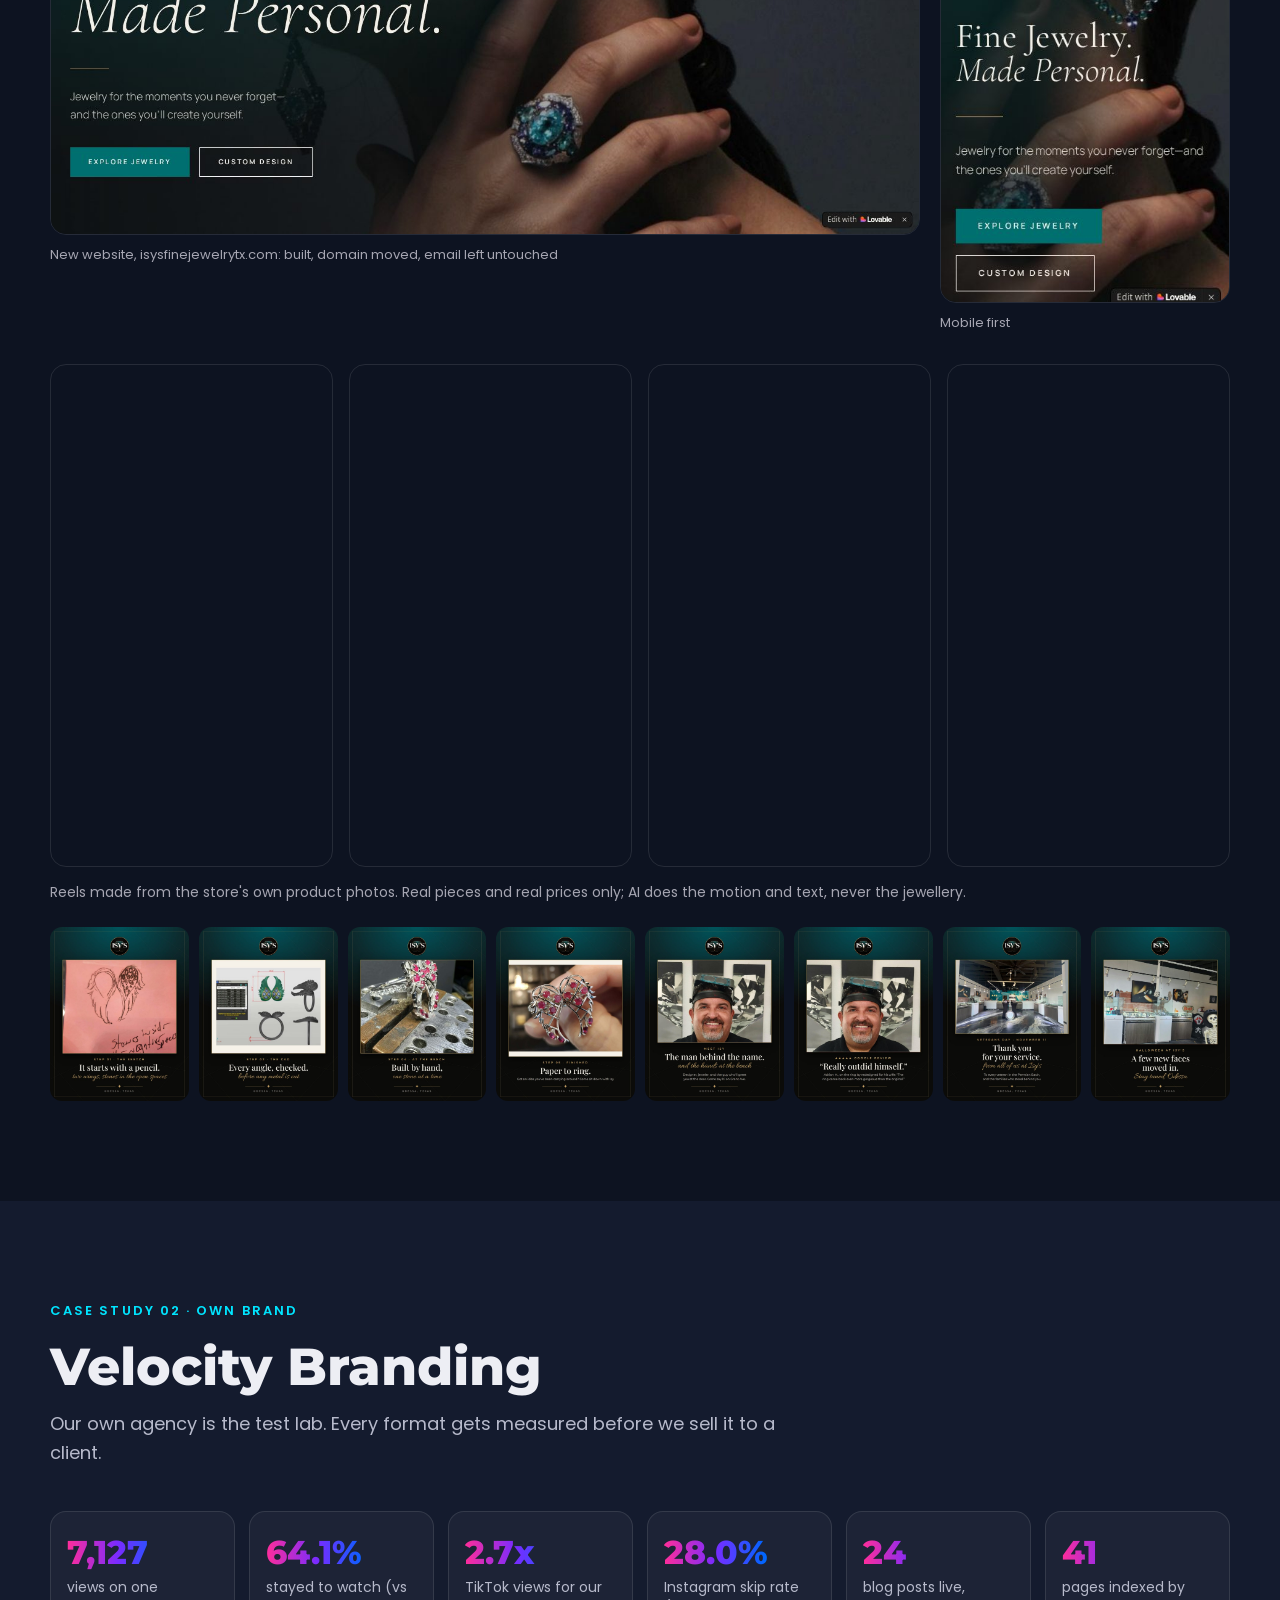
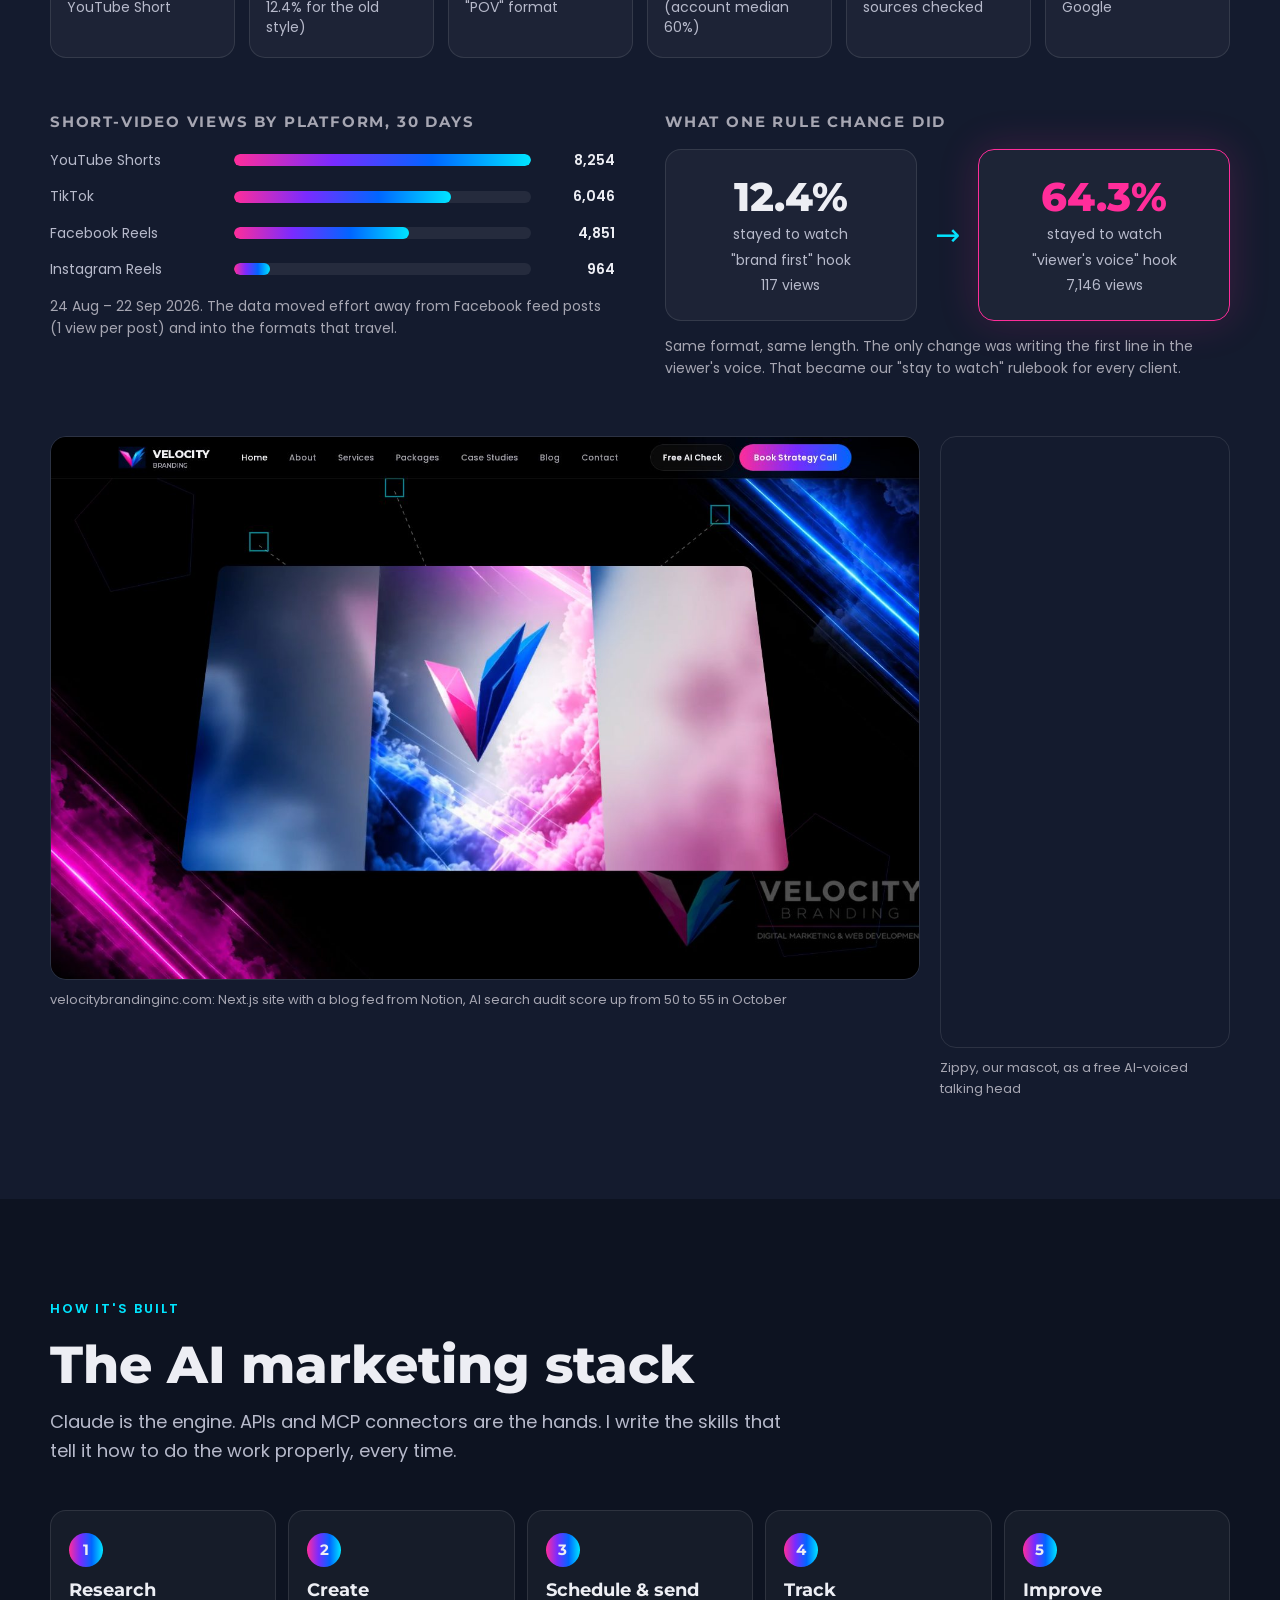
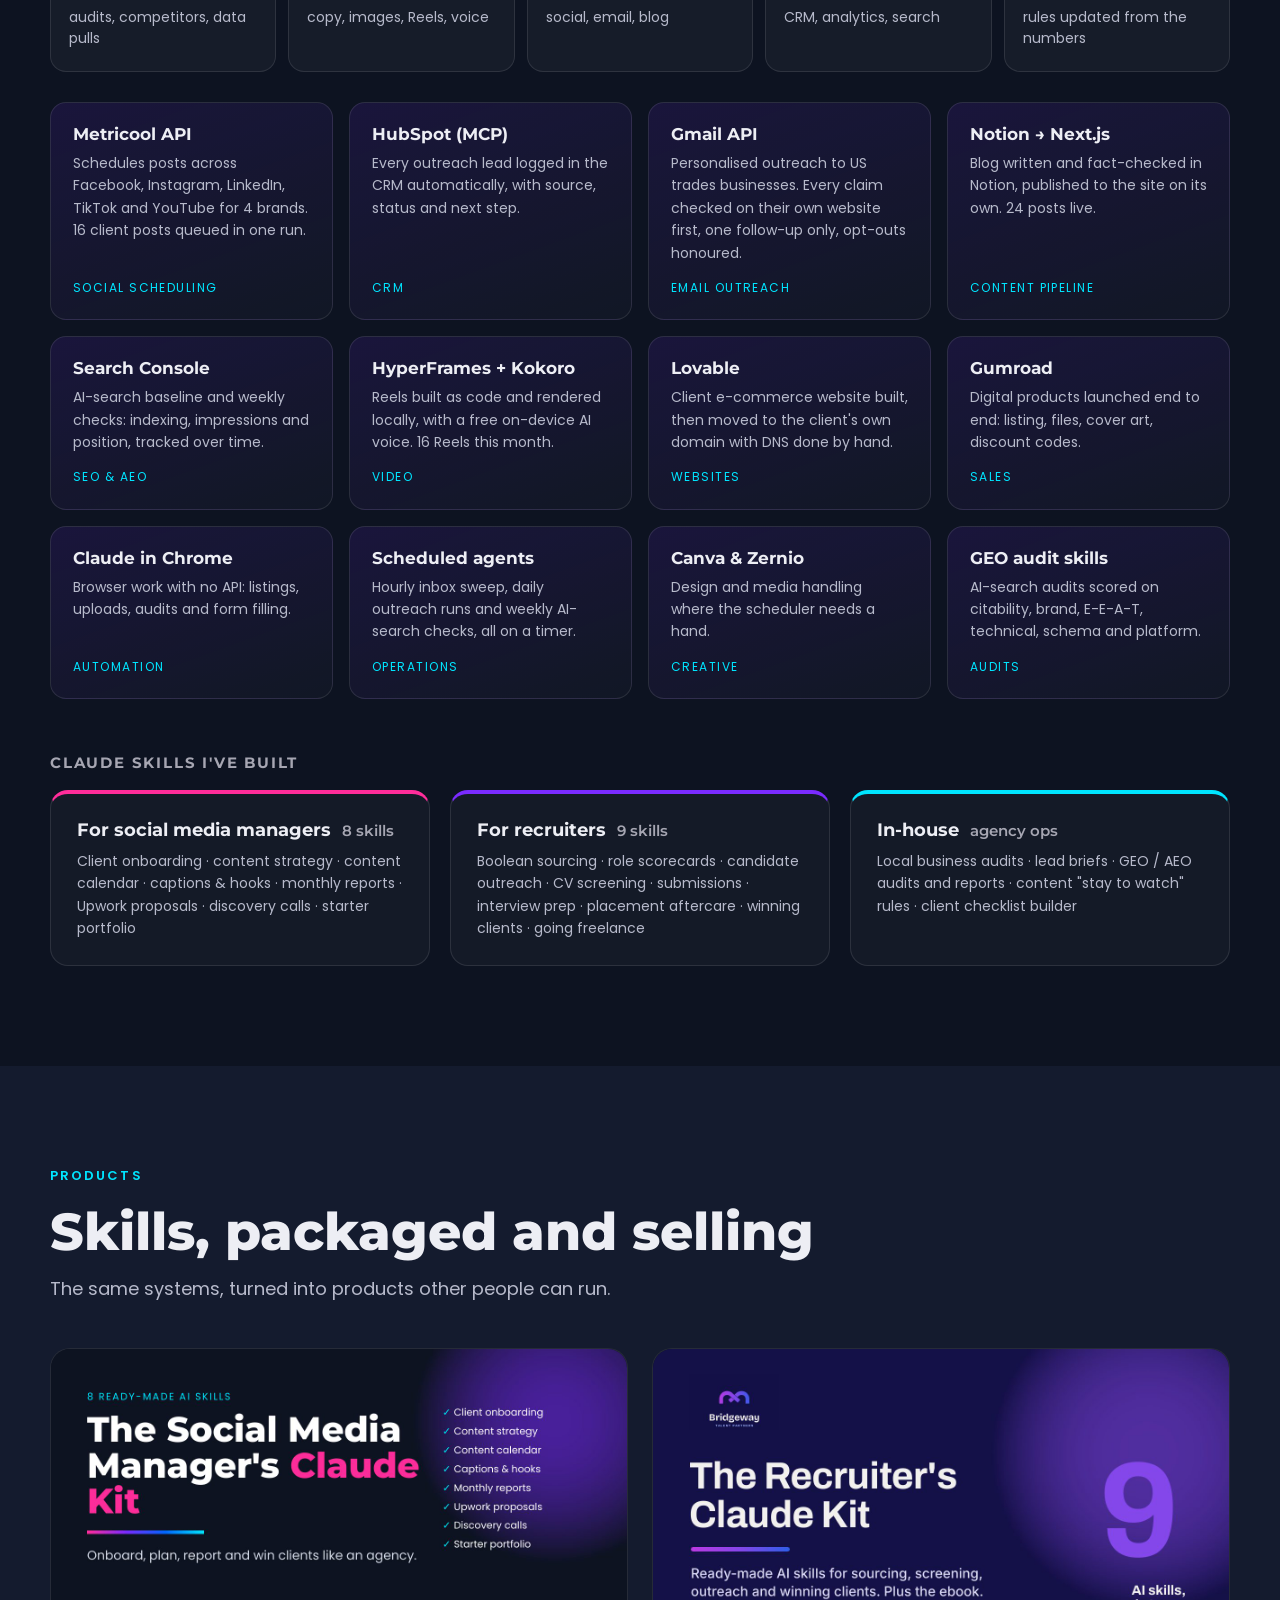
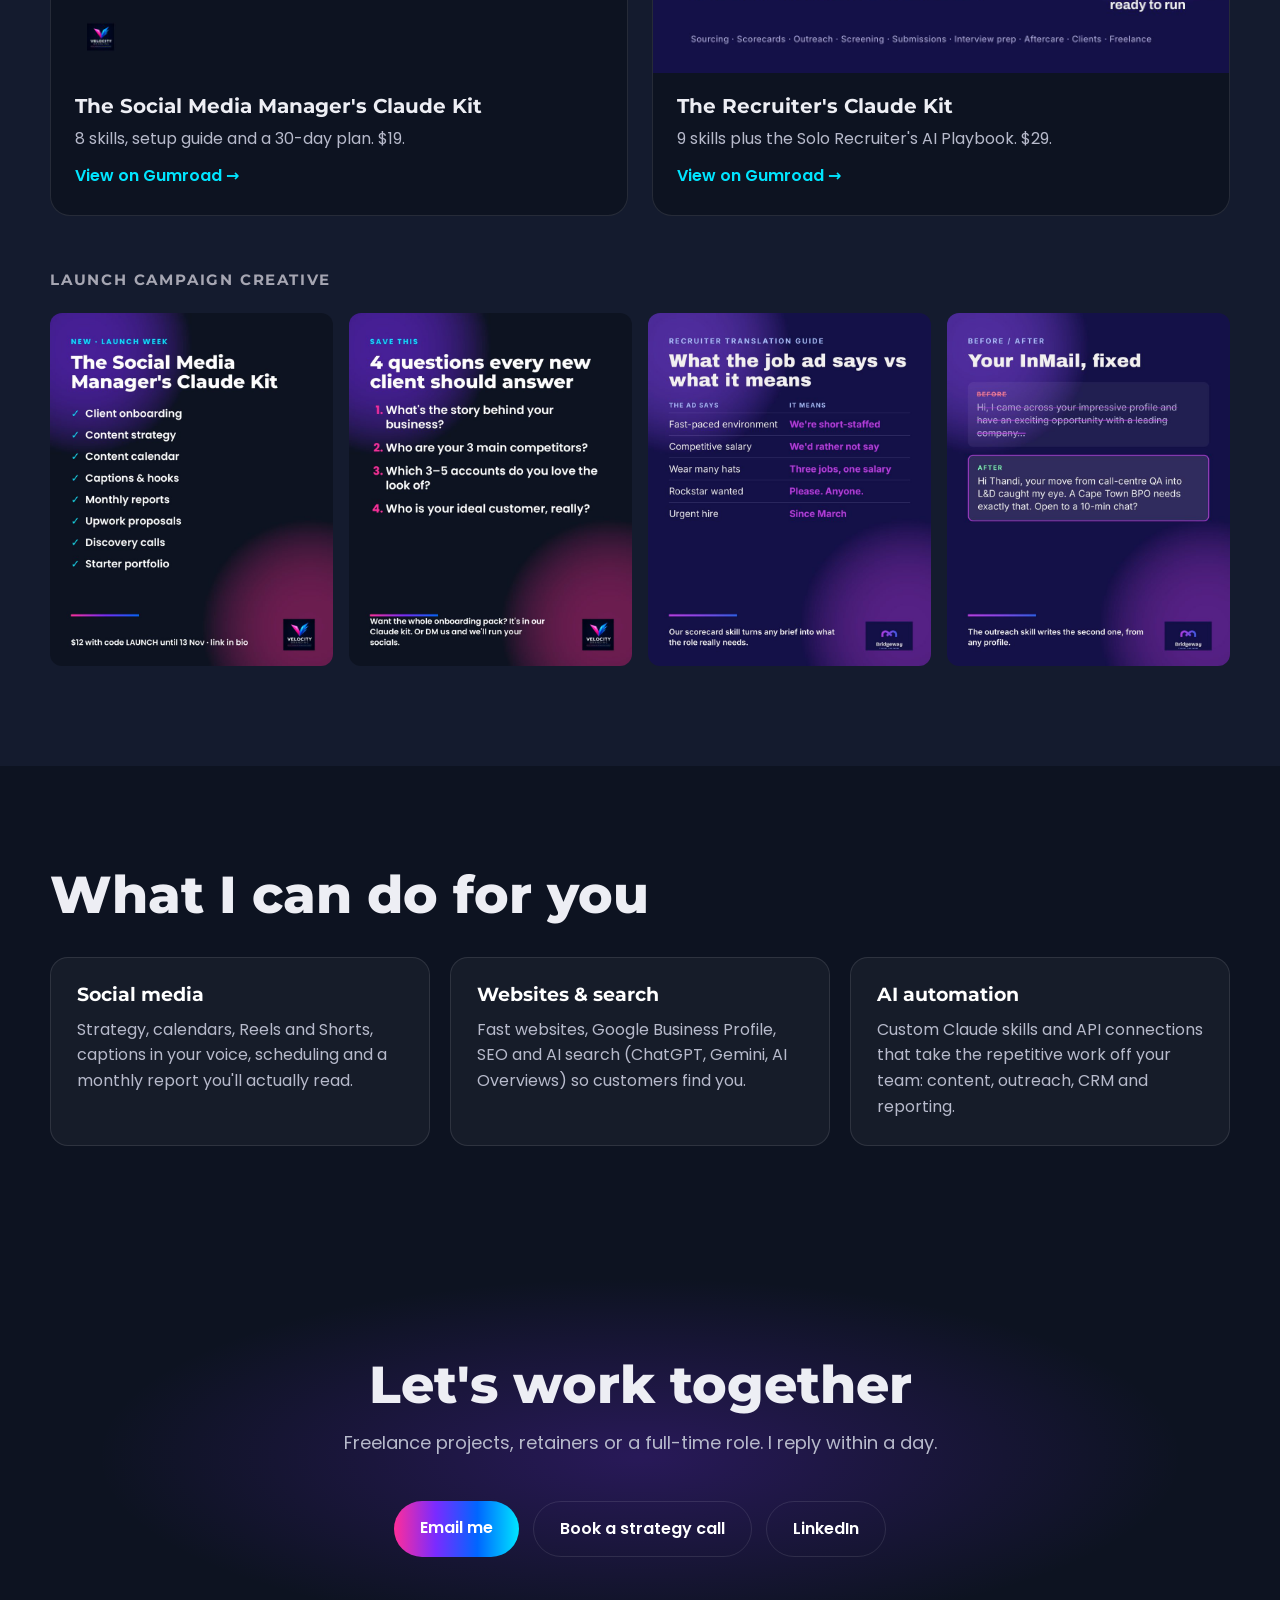
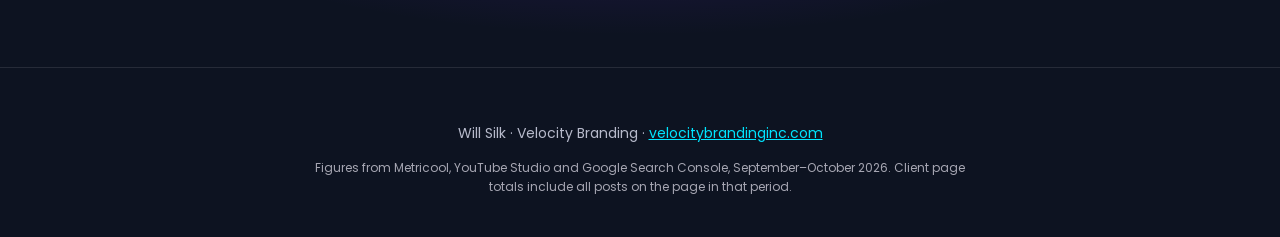
<file: work.html>
<!doctype html>
<html lang="en">
<head>
<meta charset="utf-8">
<meta name="viewport" content="width=device-width, initial-scale=1">
<title>Will Silk · Digital Marketing &amp; AI Automation Portfolio | Velocity Branding</title>
<meta name="description" content="Portfolio of Will Silk, co-founder of Velocity Branding: social media, websites, AI search and Claude-powered marketing automation, with real results.">
<meta property="og:title" content="Will Silk · Digital Marketing & AI Automation Portfolio">
<meta property="og:description" content="Real results from Isy's Fine Jewelry and Velocity Branding, plus the API and Claude skill stack behind them.">
<meta property="og:image" content="assets/img/site-isys.jpg">
<link rel="icon" href="assets/img/vel-icon.png">
<link rel="preconnect" href="https://fonts.googleapis.com">
<link href="https://fonts.googleapis.com/css2?family=Montserrat:wght@600;700;800&family=Poppins:wght@400;500;600&display=swap" rel="stylesheet">
<link rel="stylesheet" href="assets/style.css">
</head>
<body>

<header class="nav">
  <a class="brand" href="#top"><img src="assets/img/vel-icon.png" alt=""><span>Will Silk</span><small>Velocity Branding</small></a>
  <nav>
    <a href="#work">Work</a>
    <a href="#stack">AI stack</a>
    <a href="#products">Products</a>
    <a class="btn small" href="#contact">Hire me</a>
  </nav>
</header>

<main id="top">

<section class="hero">
  <div class="glow g1"></div><div class="glow g2"></div>
  <div class="wrap">
    <p class="eyebrow">Digital marketing · AI automation · Co-founder, Velocity Branding</p>
    <h1>I build marketing that <span class="grad">runs on AI</span>, and I show the numbers.</h1>
    <p class="lede">Social media, websites and AI search for small businesses, wired together with APIs, MCP connectors and Claude skills I build myself. Content gets made, scheduled, sent and reported without a big team.</p>
    <div class="ctas">
      <a class="btn" href="#work">See the results</a>
      <a class="btn ghost" href="#stack">How it's built</a>
    </div>
  </div>
  <div class="wrap stats">
    <div class="stat"><b data-count="229000" data-suffix="+">0</b><span>Facebook views on a client page in 8 weeks</span></div>
    <div class="stat"><b data-count="19151">0</b><span>short-video views for Velocity in 30 days</span></div>
    <div class="stat"><b data-count="64.3" data-decimals="1" data-suffix="%">0</b><span>stayed to watch on our breakout Short</span></div>
    <div class="stat"><b data-count="17">0</b><span>Claude skills built and sold</span></div>
    <div class="stat"><b data-count="12" data-suffix="+">0</b><span>APIs and MCP connectors in daily use</span></div>
  </div>
</section>

<section class="wins">
  <div class="wrap">
    <p class="eyebrow">Accomplishments</p>
    <h2>What I've delivered</h2>
    <div class="winlist">
      <div><b>229K</b><p>Facebook views on a client's page in 8 weeks, after taking it from about one post a week to daily</p></div>
      <div><b>12.4% → 64.3%</b><p>hold rate after I rewrote one hook, which became the creative testing rulebook for every account</p></div>
      <div><b>2.7x</b><p>more TikTok views for the format our tests picked, so production moved to it</p></div>
      <div><b>1 website</b><p>client e-commerce site launched on its own domain, with email kept running through the move</p></div>
      <div><b>17 skills</b><p>Claude skills built and launched as 2 paid products on Gumroad</p></div>
      <div><b>24 posts</b><p>blog posts published through an automated Notion-to-website pipeline; AI search score up from 50 to 55</p></div>
    </div>
  </div>
</section>

<!-- ============ CASE STUDY 1 ============ -->
<section id="work" class="case">
  <div class="wrap">
    <p class="eyebrow">Case study 01 · Client</p>
    <h2>Isy's Fine Jewelry, Odessa, Texas</h2>
    <p class="sub">A family jeweller since 2014. Velocity's first paying client: social media, a new website and video, from September 2026.</p>

    <div class="grid3">
      <div class="card"><h4>The problem</h4><p>About one post a week, +6 Instagram followers in 30 days, and an old WordPress site. Most of the audience was local, but nothing was built for them.</p></div>
      <div class="card"><h4>What I did</h4><ul>
        <li>Daily posting, then a data-led monthly calendar</li>
        <li>Reels built in code to "stay to watch" rules</li>
        <li>Facebook-first pivot once the data showed where buyers were</li>
        <li>New website on a custom domain, launched 27 Oct</li>
        <li>YouTube Shorts channel set up and fed automatically</li>
      </ul></div>
      <div class="card"><h4>The insight</h4><p>The owner's own story posts beat polished agency posts by 20x. So the November plan is built around capturing Isy's real stories, with a Friday "story slot", posted at 7 PM Odessa when his audience is online.</p></div>
    </div>

    <h3 class="mini">Results · Metricool, 1 Sep – 24 Oct 2026</h3>
    <div class="kpis">
      <div class="kpi"><b data-count="229" data-suffix="K">0</b><span>Facebook page views</span></div>
      <div class="kpi"><b data-count="28.9" data-decimals="1" data-suffix="K">0</b><span>interactions</span></div>
      <div class="kpi"><b data-count="4083">0</b><span>Facebook followers</span></div>
      <div class="kpi"><b data-count="3261">0</b><span>views on our best Reel</span></div>
      <div class="kpi"><b data-count="32.1" data-decimals="1" data-suffix="%">0</b><span>Reel skip rate (target under 40%)</span></div>
      <div class="kpi"><b data-count="6" data-suffix="x">0</b><span>posting cadence: 1.2 to 7 a week</span></div>
    </div>

    <div class="split">
      <div>
        <h3 class="mini">Reels vs photos (views per post, Facebook)</h3>
        <div class="bars">
          <div class="bar"><span>Our Reels (best)</span><i style="--w:100%"></i><em>3,261</em></div>
          <div class="bar"><span>Our Reels (lowest)</span><i style="--w:33%"></i><em>1,075</em></div>
          <div class="bar"><span>Our photo posts (best)</span><i style="--w:13%"></i><em>426</em></div>
          <div class="bar"><span>Our photo posts (typical)</span><i style="--w:6%"></i><em>207</em></div>
        </div>
        <p class="note">Reels got 3 to 5 times the views of photo posts, so the plan moved to Reels.</p>
      </div>
      <div>
        <h3 class="mini">Who's watching</h3>
        <div class="bars">
          <div class="bar"><span>United States</span><i style="--w:94%"></i><em>94%</em></div>
          <div class="bar"><span>Odessa</span><i style="--w:49%"></i><em>49%</em></div>
          <div class="bar"><span>Midland</span><i style="--w:9%"></i><em>9%</em></div>
          <div class="bar"><span>West Odessa</span><i style="--w:4%"></i><em>4%</em></div>
        </div>
        <p class="note">A local store with a local audience: half the viewers live in the same town.</p>
      </div>
    </div>

    <h3 class="mini">The work</h3>
    <div class="shots">
      <figure class="wide"><img src="assets/img/site-isys.jpg" alt="Isy's Fine Jewelry new website homepage" loading="lazy"><figcaption>New website, isysfinejewelrytx.com: built, domain moved, email left untouched</figcaption></figure>
      <figure class="phone"><img src="assets/img/site-isys-mobile.jpg" alt="Isy's website on mobile" loading="lazy"><figcaption>Mobile first</figcaption></figure>
    </div>
    <div class="reels">
      <video src="assets/video/isys-hoops.mp4" muted loop playsinline autoplay preload="metadata"></video>
      <video src="assets/video/isys-wings.mp4" muted loop playsinline autoplay preload="metadata"></video>
      <video src="assets/video/isys-clovers.mp4" muted loop playsinline autoplay preload="metadata"></video>
      <video src="assets/video/isys-yellow-halo.mp4" muted loop playsinline autoplay preload="metadata"></video>
    </div>
    <p class="note">Reels made from the store's own product photos. Real pieces and real prices only; AI does the motion and text, never the jewellery.</p>
    <div class="gallery">
      <img src="assets/img/isys-ring-2-sketch.jpg" alt="Custom ring sketch" loading="lazy">
      <img src="assets/img/isys-ring-3-cad.jpg" alt="Custom ring CAD" loading="lazy">
      <img src="assets/img/isys-ring-5-bench.jpg" alt="Ring at the bench" loading="lazy">
      <img src="assets/img/isys-ring-6-finished.jpg" alt="Finished custom ring" loading="lazy">
      <img src="assets/img/isys-nov-meet-isy.jpg" alt="Meet Isy flyer" loading="lazy">
      <img src="assets/img/isys-nov-review-2.jpg" alt="Google review flyer" loading="lazy">
      <img src="assets/img/isys-nov-veterans-day.jpg" alt="Veterans Day flyer" loading="lazy">
      <img src="assets/img/isys-halloween-teaser.jpg" alt="Halloween teaser" loading="lazy">
    </div>
  </div>
</section>

<!-- ============ CASE STUDY 2 ============ -->
<section class="case alt">
  <div class="wrap">
    <p class="eyebrow">Case study 02 · Own brand</p>
    <h2>Velocity Branding</h2>
    <p class="sub">Our own agency is the test lab. Every format gets measured before we sell it to a client.</p>

    <div class="kpis">
      <div class="kpi"><b data-count="7146">0</b><span>views on one YouTube Short</span></div>
      <div class="kpi"><b data-count="64.3" data-decimals="1" data-suffix="%">0</b><span>stayed to watch (vs 12.4% for the old style)</span></div>
      <div class="kpi"><b data-count="2.7" data-decimals="1" data-suffix="x">0</b><span>TikTok views for our "POV" format</span></div>
      <div class="kpi"><b data-count="28.1" data-decimals="1" data-suffix="%">0</b><span>Instagram skip rate (account median 60%)</span></div>
      <div class="kpi"><b data-count="24">0</b><span>blog posts live, sources checked</span></div>
      <div class="kpi"><b data-count="41">0</b><span>pages indexed by Google</span></div>
    </div>

    <div class="split">
      <div>
        <h3 class="mini">Short-video views by platform, 30 days</h3>
        <div class="bars">
          <div class="bar"><span>YouTube Shorts</span><i style="--w:100%"></i><em>8,254</em></div>
          <div class="bar"><span>TikTok</span><i style="--w:73%"></i><em>6,046</em></div>
          <div class="bar"><span>Facebook Reels</span><i style="--w:59%"></i><em>4,851</em></div>
          <div class="bar"><span>Instagram Reels</span><i style="--w:12%"></i><em>964</em></div>
        </div>
        <p class="note">24 Aug – 22 Sep 2026. The data moved effort away from Facebook feed posts (1 view per post) and into the formats that travel.</p>
      </div>
      <div>
        <h3 class="mini">What one rule change did</h3>
        <div class="vs">
          <div><b>12.4%</b><span>stayed to watch<br>"brand first" hook<br>117 views</span></div>
          <div class="arrow">→</div>
          <div class="win"><b>64.3%</b><span>stayed to watch<br>"viewer's voice" hook<br>7,146 views</span></div>
        </div>
        <p class="note">Same format, same length. The only change was writing the first line in the viewer's voice. That became our "stay to watch" rulebook for every client.</p>
      </div>
    </div>

    <div class="shots">
      <figure class="wide"><img src="assets/img/site-velocity.jpg" alt="Velocity Branding website" loading="lazy"><figcaption>velocitybrandinginc.com: Next.js site with a blog fed from Notion, AI search audit score up from 50 to 55 in October</figcaption></figure>
      <figure class="phone"><video src="assets/video/vel-zippy.mp4" muted loop playsinline autoplay preload="metadata"></video><figcaption>Zippy, our mascot, as a free AI-voiced talking head</figcaption></figure>
    </div>
  </div>
</section>

<!-- ============ AI STACK ============ -->
<section id="stack" class="stack">
  <div class="wrap">
    <p class="eyebrow">How it's built</p>
    <h2>The AI marketing stack</h2>
    <p class="sub">Claude is the engine. APIs and MCP connectors are the hands. I write the skills that tell it how to do the work properly, every time.</p>

    <div class="flow">
      <div><b>1</b>Research<span>audits, competitors, data pulls</span></div>
      <div><b>2</b>Create<span>copy, images, Reels, voice</span></div>
      <div><b>3</b>Schedule &amp; send<span>social, email, blog</span></div>
      <div><b>4</b>Track<span>CRM, analytics, search</span></div>
      <div><b>5</b>Improve<span>rules updated from the numbers</span></div>
    </div>

    <div class="tools">
      <div class="tool"><h4>Metricool API</h4><p>Schedules posts across Facebook, Instagram, LinkedIn, TikTok and YouTube for 4 brands. 16 client posts queued in one run.</p><em>Social scheduling</em></div>
      <div class="tool"><h4>HubSpot (MCP)</h4><p>Every outreach lead logged in the CRM automatically, with source, status and next step.</p><em>CRM</em></div>
      <div class="tool"><h4>Gmail API</h4><p>Personalised outreach to US trades businesses. Every claim checked on their own website first, one follow-up only, opt-outs honoured.</p><em>Email outreach</em></div>
      <div class="tool"><h4>Notion → Next.js</h4><p>Blog written and fact-checked in Notion, published to the site on its own. 24 posts live.</p><em>Content pipeline</em></div>
      <div class="tool"><h4>Search Console</h4><p>AI-search baseline and weekly checks: indexing, impressions and position, tracked over time.</p><em>SEO &amp; AEO</em></div>
      <div class="tool"><h4>HyperFrames + Kokoro</h4><p>Reels built as code and rendered locally, with a free on-device AI voice. 16 Reels this month.</p><em>Video</em></div>
      <div class="tool"><h4>Lovable</h4><p>Client e-commerce website built, then moved to the client's own domain with DNS done by hand.</p><em>Websites</em></div>
      <div class="tool"><h4>Gumroad</h4><p>Digital products launched end to end: listing, files, cover art, discount codes.</p><em>Sales</em></div>
      <div class="tool"><h4>Claude in Chrome</h4><p>Browser work with no API: listings, uploads, audits and form filling.</p><em>Automation</em></div>
      <div class="tool"><h4>Scheduled agents</h4><p>Hourly inbox sweep, daily outreach runs and weekly AI-search checks, all on a timer.</p><em>Operations</em></div>
      <div class="tool"><h4>Canva &amp; Zernio</h4><p>Design and media handling where the scheduler needs a hand.</p><em>Creative</em></div>
      <div class="tool"><h4>GEO audit skills</h4><p>AI-search audits scored on citability, brand, E-E-A-T, technical, schema and platform.</p><em>Audits</em></div>
    </div>

    <h3 class="mini">Claude skills I've built</h3>
    <div class="skills">
      <div><h4>For social media managers <small>8 skills</small></h4><p>Client onboarding · content strategy · content calendar · captions &amp; hooks · monthly reports · Upwork proposals · discovery calls · starter portfolio</p></div>
      <div><h4>For recruiters <small>9 skills</small></h4><p>Boolean sourcing · role scorecards · candidate outreach · CV screening · submissions · interview prep · placement aftercare · winning clients · going freelance</p></div>
      <div><h4>In-house <small>agency ops</small></h4><p>Local business audits · lead briefs · GEO / AEO audits and reports · content "stay to watch" rules · client checklist builder</p></div>
    </div>
  </div>
</section>

<!-- ============ PRODUCTS ============ -->
<section id="products" class="products">
  <div class="wrap">
    <p class="eyebrow">Products</p>
    <h2>Skills, packaged and selling</h2>
    <p class="sub">The same systems, turned into products other people can run.</p>
    <div class="prod">
      <a class="pcard" href="https://velocitybrand.gumroad.com/l/eikxg" target="_blank" rel="noopener">
        <img src="assets/img/kit-smm.jpg" alt="The Social Media Manager's Claude Kit" loading="lazy">
        <div><h4>The Social Media Manager's Claude Kit</h4><p>8 skills, setup guide and a 30-day plan. $19.</p><span>View on Gumroad →</span></div>
      </a>
      <a class="pcard" href="https://velocitybrand.gumroad.com/l/iprdfx" target="_blank" rel="noopener">
        <img src="assets/img/kit-recruiter.jpg" alt="The Recruiter's Claude Kit" loading="lazy">
        <div><h4>The Recruiter's Claude Kit</h4><p>9 skills plus the Solo Recruiter's AI Playbook. $29.</p><span>View on Gumroad →</span></div>
      </a>
    </div>
    <h3 class="mini">Launch campaign creative</h3>
    <div class="gallery four">
      <img src="assets/img/vel-i1-launch.jpg" alt="Kit launch post" loading="lazy">
      <img src="assets/img/vel-i2-questions.jpg" alt="Four onboarding questions post" loading="lazy">
      <img src="assets/img/bw-i1-job-ad.jpg" alt="Job ad translation post" loading="lazy">
      <img src="assets/img/bw-i2-outreach.jpg" alt="Before and after outreach post" loading="lazy">
    </div>
  </div>
</section>

<!-- ============ SERVICES ============ -->
<section class="services">
  <div class="wrap">
    <h2>What I can do for you</h2>
    <div class="grid3">
      <div class="card"><h4>Social media</h4><p>Strategy, calendars, Reels and Shorts, captions in your voice, scheduling and a monthly report you'll actually read.</p></div>
      <div class="card"><h4>Websites &amp; search</h4><p>Fast websites, Google Business Profile, SEO and AI search (ChatGPT, Gemini, AI Overviews) so customers find you.</p></div>
      <div class="card"><h4>AI automation</h4><p>Custom Claude skills and API connections that take the repetitive work off your team: content, outreach, CRM and reporting.</p></div>
    </div>
  </div>
</section>

<section id="contact" class="contact">
  <div class="wrap">
    <h2>Let's work together</h2>
    <p class="sub">Freelance projects, retainers or a full-time role. I reply within a day.</p>
    <div class="ctas center">
      <a class="btn" href="mailto:marketing.velocitybranding@gmail.com">Email me</a>
      <a class="btn ghost" href="https://velocitybrandinginc.com/contact" target="_blank" rel="noopener">Book a strategy call</a>
      <a class="btn ghost" href="https://www.linkedin.com/in/willsilk" target="_blank" rel="noopener">LinkedIn</a>
    </div>
  </div>
</section>

</main>

<footer>
  <p>Will Silk · Velocity Branding · <a href="https://velocitybrandinginc.com">velocitybrandinginc.com</a></p>
  <p class="small">Figures from Metricool, YouTube Studio and Google Search Console, September–October 2026. Client page totals include all posts on the page in that period.</p>
</footer>

<script src="assets/main.js"></script>
</body>
</html>
</file>
<file: assets/cv.css>
/* CV layout. Velocity palette: ink, pink, purple, blue, cyan. */
:root {
  --ink: #0D1321; --ink2: #141b2e; --paper: #f6f7fb; --card: #ffffff; --line: #e3e5ee;
  --pink: #FF2D9A; --purple: #7A2BFF; --blue: #0066FF; --cyan: #00E5FF; --grey: #6b6f85;
  --text: #1a2033; --muted: #4a5068;
  --grad: linear-gradient(90deg, var(--pink), var(--purple), var(--blue), var(--cyan));
}
* { box-sizing: border-box; }
html { scroll-behavior: smooth; }
body { margin: 0; background: var(--paper); color: var(--text); font: 15.5px/1.6 Poppins, system-ui, sans-serif; -webkit-font-smoothing: antialiased; }
a { color: var(--blue); }
h1, h2, h3, h4 { font-family: Montserrat, sans-serif; margin: 0; line-height: 1.15; }
.sheet { width: min(1120px, 100% - 24px); margin: 24px auto 40px; background: var(--card); border-radius: 18px; overflow: hidden; box-shadow: 0 10px 50px rgba(13,19,33,.12); }

/* header */
.head { position: relative; background: var(--ink); color: #fff; padding: 46px 48px 40px; overflow: hidden; }
.head::before { content: ""; position: absolute; inset: 0 0 auto 0; height: 6px; background: var(--grad); }
.head::after { content: ""; position: absolute; right: -180px; top: -200px; width: 520px; height: 520px; border-radius: 50%; background: radial-gradient(circle, rgba(122,43,255,.5), transparent 65%); pointer-events: none; }
.head > * { position: relative; z-index: 1; }
.head h1 { font-size: clamp(38px, 6vw, 64px); font-weight: 800; letter-spacing: -.01em; }
.head h1 span { background: var(--grad); -webkit-background-clip: text; background-clip: text; color: transparent; }
.role { font: 600 clamp(15px, 2vw, 19px) Montserrat; letter-spacing: .08em; text-transform: uppercase; color: var(--cyan); margin: 10px 0 14px; }
.tag { color: #cfd2e2; max-width: 760px; margin: 0 0 22px; font-size: 16.5px; }
.cta { display: flex; flex-wrap: wrap; gap: 12px; }
.btn { display: inline-block; padding: 12px 24px; border-radius: 999px; background: var(--grad); color: #fff; font-weight: 600; text-decoration: none; font-size: 15px; transition: transform .2s, box-shadow .2s; }
.btn:hover { transform: translateY(-2px); box-shadow: 0 10px 26px rgba(255,45,154,.3); }
.btn.ghost { background: transparent; border: 1.5px solid rgba(255,255,255,.35); }
.btn.ghost:hover { border-color: var(--cyan); box-shadow: none; }
.facts { display: flex; flex-wrap: wrap; gap: 8px 22px; margin: 22px 0 0; padding: 0; list-style: none; color: #aab0c8; font-size: 14px; }
.facts b { color: #fff; font-weight: 500; }

/* stat strip */
.strip { display: grid; grid-template-columns: repeat(6, 1fr); background: var(--ink2); }
.strip div { padding: 20px 18px; border-right: 1px solid rgba(255,255,255,.08); }
.strip div:last-child { border: 0; }
.strip b { display: block; font: 800 clamp(22px, 2.6vw, 30px) Montserrat; background: var(--grad); -webkit-background-clip: text; background-clip: text; color: transparent; }
.strip span { display: block; color: #b7bacb; font-size: 12.5px; line-height: 1.35; margin-top: 4px; }

/* body columns */
.cols { display: grid; grid-template-columns: 300px 1fr; }
aside { background: #f1f2fa; padding: 34px 28px; border-right: 1px solid var(--line); }
main { padding: 34px 44px 44px; }
h2 { font-size: 13px; letter-spacing: .18em; text-transform: uppercase; color: var(--purple); font-weight: 800; margin: 0 0 14px; padding-bottom: 8px; border-bottom: 2px solid transparent; border-image: var(--grad) 1; }
aside section, main section { margin-bottom: 32px; }
aside section:last-child, main section:last-child { margin-bottom: 0; }

/* sidebar */
.chips { display: flex; flex-wrap: wrap; gap: 6px; padding: 0; margin: 0; list-style: none; }
.chips li { font-size: 12.5px; padding: 4px 11px; border-radius: 999px; background: #fff; border: 1px solid var(--line); color: var(--text); }
.chips li.hl { border-color: var(--pink); background: #fff0f8; font-weight: 500; }
.cert { margin: 0 0 11px; font-size: 13.5px; line-height: 1.4; }
.cert b { display: block; font-weight: 600; }
.cert span { color: var(--grey); font-size: 12.5px; }
.contact a, .contact span { display: block; font-size: 14px; margin-bottom: 6px; word-break: break-word; }

/* main */
.profile { font-size: 16px; color: var(--muted); margin: 0; }
.job { margin-bottom: 26px; padding-left: 18px; border-left: 3px solid var(--line); position: relative; }
.job::before { content: ""; position: absolute; left: -7px; top: 6px; width: 11px; height: 11px; border-radius: 50%; background: var(--grad); }
.job:nth-of-type(odd)::before { background: var(--pink); }
.job h3 { font-size: 18px; }
.job .when { float: right; font: 600 13px Montserrat; color: var(--purple); margin-left: 12px; }
.job .org { color: var(--grey); font-size: 14px; margin: 2px 0 8px; }
.job ul { margin: 0; padding-left: 18px; }
.job li { margin-bottom: 5px; color: var(--muted); font-size: 14.5px; }
.job li b { color: var(--text); font-weight: 600; }
.win { display: grid; grid-template-columns: repeat(3, 1fr); gap: 12px; }
.win div { background: #f7f8fd; border: 1px solid var(--line); border-radius: 12px; padding: 14px 16px; }
.win b { display: block; font: 800 20px Montserrat; background: var(--grad); -webkit-background-clip: text; background-clip: text; color: transparent; }
.win p { margin: 4px 0 0; font-size: 13.5px; color: var(--muted); line-height: 1.4; }
.work { display: grid; grid-template-columns: repeat(2, 1fr); gap: 14px; }
.work a { display: block; text-decoration: none; color: inherit; border: 1px solid var(--line); border-radius: 12px; overflow: hidden; background: #fff; transition: transform .2s, box-shadow .2s; }
.work a:hover { transform: translateY(-2px); box-shadow: 0 8px 24px rgba(13,19,33,.1); }
.work img { width: 100%; height: 130px; object-fit: cover; display: block; }
.work div { padding: 12px 14px 14px; }
.work h4 { font-size: 15px; margin-bottom: 4px; }
.work p { margin: 0; font-size: 13px; color: var(--muted); line-height: 1.4; }
.work em { display: block; margin-top: 6px; font-style: normal; font-size: 13px; color: var(--blue); font-weight: 600; }

/* closing CTA */
.close { background: var(--ink); color: #fff; text-align: center; padding: 46px 24px; }
.close h2 { font-size: clamp(24px, 3.4vw, 34px); letter-spacing: 0; text-transform: none; color: #fff; border: 0; padding: 0; margin-bottom: 10px; }
.close p { color: #b7bacb; margin: 0 auto 22px; max-width: 560px; }
.close .cta { justify-content: center; }
.sig { background: #fff; padding: 20px 24px 6px; text-align: right; }
.sig img { height: 50px; display: inline-block; }
footer { text-align: center; color: var(--grey); font-size: 12.5px; padding: 0 16px 28px; }
footer a { color: var(--grey); }

@media (max-width: 860px) {
  .cols { grid-template-columns: 1fr; }
  aside { border-right: 0; border-bottom: 1px solid var(--line); }
  main, .head { padding-left: 22px; padding-right: 22px; }
  .strip { grid-template-columns: repeat(2, 1fr); }
  .strip div { border-bottom: 1px solid rgba(255,255,255,.08); }
  .win, .work { grid-template-columns: 1fr; }
  .job .when { float: none; display: block; margin: 0 0 2px; }
}
@media print { body { background: #fff; } .sheet { box-shadow: none; margin: 0; width: 100%; } .cta, .close, .sig { display: none; } }
</file>
<file: assets/style.css>
:root {
  --ink: #0D1321; --ink2: #141b2e; --line: rgba(255,255,255,.1);
  --pink: #FF2D9A; --purple: #7A2BFF; --blue: #0066FF; --cyan: #00E5FF; --grey: #A6A6B2;
  --text: #EDEEF4; --muted: #b7bacb;
  --grad: linear-gradient(90deg, var(--pink), var(--purple), var(--blue), var(--cyan));
}
* { box-sizing: border-box; }
html { scroll-behavior: smooth; }
body { margin: 0; background: var(--ink); color: var(--text); font: 16px/1.6 Poppins, system-ui, sans-serif; -webkit-font-smoothing: antialiased; }
img, video { max-width: 100%; display: block; }
a { color: var(--cyan); }
h1, h2, h3, h4 { font-family: Montserrat, sans-serif; line-height: 1.12; margin: 0; }
.wrap { width: min(1180px, 100% - 32px); margin: 0 auto; position: relative; }

/* nav */
.nav { position: sticky; top: 0; z-index: 10; display: flex; align-items: center; justify-content: space-between; gap: 16px;
  padding: 14px max(16px, calc((100% - 1180px) / 2)); background: rgba(13,19,33,.82); backdrop-filter: blur(12px); border-bottom: 1px solid var(--line); }
.brand { display: flex; align-items: center; gap: 10px; color: var(--text); text-decoration: none; }
.brand img { width: 30px; }
.brand span { font: 800 18px Montserrat; }
.brand small { color: var(--grey); font-size: 13px; }
.nav nav { display: flex; align-items: center; gap: 22px; }
.nav nav a { color: var(--text); text-decoration: none; font-weight: 500; font-size: 15px; }
.nav nav a:hover { color: var(--cyan); }

.btn { display: inline-block; padding: 14px 26px; border-radius: 999px; background: var(--grad); color: #fff; font-weight: 600; text-decoration: none; transition: transform .2s, box-shadow .2s; }
.btn:hover { transform: translateY(-2px); box-shadow: 0 10px 30px rgba(255,45,154,.3); }
.btn.ghost { background: transparent; border: 1.5px solid var(--line); }
.btn.ghost:hover { border-color: var(--cyan); box-shadow: none; }
.btn.small { padding: 9px 18px; font-size: 14px; }

/* hero */
.hero { position: relative; overflow: hidden; padding: 110px 0 70px; }
.glow { position: absolute; border-radius: 50%; filter: blur(10px); pointer-events: none; }
.g1 { width: 760px; height: 760px; left: -260px; top: -300px; background: radial-gradient(circle, rgba(122,43,255,.55), transparent 65%); }
.g2 { width: 700px; height: 700px; right: -260px; top: 60px; background: radial-gradient(circle, rgba(255,45,154,.35), transparent 65%); }
.eyebrow { color: var(--cyan); text-transform: uppercase; letter-spacing: .16em; font-size: 13px; font-weight: 600; margin: 0 0 16px; }
.hero h1 { font-size: clamp(38px, 6vw, 72px); font-weight: 800; max-width: 920px; }
.grad { background: var(--grad); -webkit-background-clip: text; background-clip: text; color: transparent; }
.lede { font-size: clamp(17px, 2vw, 20px); color: var(--muted); max-width: 720px; margin: 24px 0 34px; }
.ctas { display: flex; flex-wrap: wrap; gap: 14px; }
.ctas.center { justify-content: center; }
.stats { display: grid; grid-template-columns: repeat(5, 1fr); gap: 1px; margin-top: 70px; background: var(--line); border: 1px solid var(--line); border-radius: 20px; overflow: hidden; }
.stat { background: rgba(20,27,46,.9); padding: 26px 20px; }
.stat b, .kpi b { display: block; font: 800 clamp(30px, 3.6vw, 44px) Montserrat; background: var(--grad); -webkit-background-clip: text; background-clip: text; color: transparent; }
.stat span, .kpi span { color: var(--muted); font-size: 14px; line-height: 1.4; display: block; margin-top: 6px; }

/* sections */
section { padding: 100px 0; }
.case.alt, .products { background: var(--ink2); }
h2 { font-size: clamp(32px, 4.4vw, 52px); font-weight: 800; }
.sub { color: var(--muted); font-size: 18px; max-width: 760px; margin: 14px 0 44px; }
h3.mini { font-size: 15px; text-transform: uppercase; letter-spacing: .12em; color: var(--grey); margin: 56px 0 18px; font-weight: 700; }
.grid3 { display: grid; grid-template-columns: repeat(3, 1fr); gap: 20px; }
.card { background: rgba(255,255,255,.04); border: 1px solid var(--line); border-radius: 18px; padding: 26px; }
.card h4 { font-size: 19px; margin-bottom: 12px; color: #fff; }
.card p, .card li { color: var(--muted); margin: 0; }
.card ul { margin: 0; padding-left: 18px; }
.card li { margin-bottom: 6px; }

.kpis { display: grid; grid-template-columns: repeat(6, 1fr); gap: 14px; }
.kpi { background: rgba(255,255,255,.04); border: 1px solid var(--line); border-radius: 16px; padding: 20px 16px; }
.kpi b { font-size: clamp(26px, 2.6vw, 36px); }

.split { display: grid; grid-template-columns: 1fr 1fr; gap: 50px; }
.bars { display: grid; gap: 14px; }
.bar { display: grid; grid-template-columns: 170px 1fr 70px; align-items: center; gap: 14px; font-size: 14px; }
.bar span { color: var(--muted); }
.bar i { height: 12px; border-radius: 99px; background: rgba(255,255,255,.07); position: relative; overflow: hidden; }
.bar i::after { content: ""; position: absolute; inset: 0; width: 0; background: var(--grad); border-radius: 99px; transition: width 1.4s cubic-bezier(.2,.8,.2,1); }
.bar.on i::after { width: var(--w); }
.bar em { font-style: normal; font-weight: 600; text-align: right; }
.note { color: var(--grey); font-size: 14px; margin: 14px 0 0; }

.vs { display: flex; align-items: center; gap: 18px; }
.vs > div { flex: 1; text-align: center; padding: 22px; border-radius: 16px; background: rgba(255,255,255,.04); border: 1px solid var(--line); }
.vs .arrow { flex: 0; background: none; border: 0; font-size: 30px; color: var(--cyan); padding: 0; }
.vs .win { border-color: var(--pink); box-shadow: 0 0 40px rgba(255,45,154,.18); }
.vs b { font: 800 40px Montserrat; display: block; }
.vs .win b { color: var(--pink); }
.vs span { color: var(--muted); font-size: 14px; }

.shots { display: grid; grid-template-columns: 3fr 1fr; gap: 20px; margin-top: 56px; align-items: start; }
figure { margin: 0; }
figure img, figure video { border-radius: 16px; border: 1px solid var(--line); width: 100%; }
.phone img, .phone video { aspect-ratio: 9/19; object-fit: cover; object-position: top; }
figcaption { color: var(--grey); font-size: 13px; margin-top: 10px; }
.reels { display: grid; grid-template-columns: repeat(4, 1fr); gap: 16px; margin-top: 30px; }
.reels video { border-radius: 16px; aspect-ratio: 9/16; object-fit: cover; border: 1px solid var(--line); width: 100%; }
.gallery { display: grid; grid-template-columns: repeat(8, 1fr); gap: 10px; margin-top: 24px; }
.gallery.four { grid-template-columns: repeat(4, 1fr); gap: 16px; }
.gallery img { border-radius: 12px; aspect-ratio: 4/5; object-fit: cover; width: 100%; transition: transform .3s; }
.gallery img:hover { transform: scale(1.04); }

/* stack */
.flow { display: grid; grid-template-columns: repeat(5, 1fr); gap: 12px; counter-reset: s; }
.flow div { position: relative; padding: 22px 18px; border-radius: 16px; background: rgba(255,255,255,.04); border: 1px solid var(--line); font: 700 18px Montserrat; }
.flow b { display: grid; place-items: center; width: 34px; height: 34px; border-radius: 50%; background: var(--grad); font-size: 15px; margin-bottom: 12px; }
.flow span { display: block; font: 400 14px Poppins; color: var(--muted); margin-top: 6px; }
.tools { display: grid; grid-template-columns: repeat(4, 1fr); gap: 16px; margin-top: 30px; }
.tool { padding: 22px; border-radius: 16px; background: linear-gradient(160deg, rgba(122,43,255,.12), rgba(255,255,255,.02)); border: 1px solid var(--line); display: flex; flex-direction: column; }
.tool h4 { font-size: 17px; margin-bottom: 8px; }
.tool p { color: var(--muted); font-size: 14px; margin: 0 0 14px; flex: 1; }
.tool em { font-style: normal; font-size: 12px; text-transform: uppercase; letter-spacing: .12em; color: var(--cyan); }
.skills { display: grid; grid-template-columns: repeat(3, 1fr); gap: 20px; }
.skills div { padding: 26px; border-radius: 18px; border: 1px solid var(--line); border-top: 4px solid var(--pink); background: rgba(255,255,255,.03); }
.skills div:nth-child(2) { border-top-color: var(--purple); }
.skills div:nth-child(3) { border-top-color: var(--cyan); }
.skills h4 { font-size: 18px; margin-bottom: 10px; }
.skills small { color: var(--grey); font-weight: 600; margin-left: 6px; }
.skills p { color: var(--muted); font-size: 14px; margin: 0; }

/* products */
.prod { display: grid; grid-template-columns: 1fr 1fr; gap: 24px; }
.pcard { display: block; text-decoration: none; color: var(--text); border-radius: 20px; overflow: hidden; border: 1px solid var(--line); background: var(--ink); transition: transform .25s, border-color .25s; }
.pcard:hover { transform: translateY(-4px); border-color: var(--pink); }
.pcard div { padding: 22px 24px 26px; }
.pcard h4 { font-size: 20px; }
.pcard p { color: var(--muted); margin: 8px 0 12px; }
.pcard span { color: var(--cyan); font-weight: 600; }

.contact { text-align: center; padding: 110px 0; background: radial-gradient(ellipse at center, rgba(122,43,255,.25), transparent 60%); }
.contact .sub { margin-left: auto; margin-right: auto; }
footer { text-align: center; padding: 40px 16px; border-top: 1px solid var(--line); color: var(--muted); font-size: 14px; }
footer .small { font-size: 12px; color: var(--grey); max-width: 680px; margin: 8px auto 0; }

.reveal { opacity: 0; transform: translateY(24px); transition: opacity .7s, transform .7s; }
.reveal.on { opacity: 1; transform: none; }
@media (prefers-reduced-motion: reduce) { .reveal { opacity: 1; transform: none; transition: none; } .bar i::after { transition: none; } }

@media (max-width: 980px) {
  .stats { grid-template-columns: repeat(2, 1fr); }
  .stats .stat:last-child { grid-column: span 2; }
  .kpis { grid-template-columns: repeat(3, 1fr); }
  .grid3, .skills, .split, .prod { grid-template-columns: 1fr; }
  .tools { grid-template-columns: repeat(2, 1fr); }
  .flow { grid-template-columns: 1fr 1fr; }
  .gallery { grid-template-columns: repeat(4, 1fr); }
  .reels { grid-template-columns: repeat(2, 1fr); }
  .shots { grid-template-columns: 1fr; }
  .shots .phone { max-width: 280px; }
}
@media (max-width: 600px) {
  section { padding: 70px 0; }
  .hero { padding-top: 70px; }
  .nav nav a:not(.btn) { display: none; }
  .brand small { display: none; }
  .kpis { grid-template-columns: repeat(2, 1fr); }
  .tools, .flow { grid-template-columns: 1fr; }
  .gallery.four { grid-template-columns: repeat(2, 1fr); }
  .bar { grid-template-columns: 110px 1fr 56px; font-size: 13px; }
  .vs { flex-direction: column; }
  .vs .arrow { transform: rotate(90deg); }
}
.services h2 { margin-bottom: 32px; }
.wins { padding-top: 40px; }
.winlist { display: grid; grid-template-columns: repeat(3, 1fr); gap: 18px; margin-top: 36px; }
.winlist div { padding: 24px; border-radius: 18px; background: rgba(255,255,255,.04); border: 1px solid var(--line); }
.winlist b { font: 800 28px Montserrat; background: var(--grad); -webkit-background-clip: text; background-clip: text; color: transparent; }
.winlist p { color: var(--muted); margin: 8px 0 0; font-size: 15px; }
@media (max-width: 980px) { .winlist { grid-template-columns: 1fr 1fr; } }
@media (max-width: 600px) { .winlist { grid-template-columns: 1fr; } }
</file>
<file: clutch/clutch.css>
.fit { display: grid; grid-template-columns: repeat(2, 1fr); gap: 18px; }
.fit .row { padding: 24px; border-radius: 18px; background: rgba(255,255,255,.04); border: 1px solid var(--line); border-left: 4px solid var(--pink); display: flex; flex-direction: column; }
.fit .row:nth-child(even) { border-left-color: var(--cyan); }
.fit h4 { font-size: 18px; margin-bottom: 10px; }
.fit p { color: var(--muted); font-size: 15px; margin: 0 0 14px; flex: 1; }
.fit span { font-size: 13px; font-weight: 600; text-transform: uppercase; letter-spacing: .1em; color: var(--cyan); }
section.alt { background: var(--ink2); }
.loop { display: grid; grid-template-columns: repeat(4, 1fr); gap: 14px; margin-bottom: 36px; }
.loop div { padding: 22px; border-radius: 16px; background: rgba(255,255,255,.04); border: 1px solid var(--line); }
.loop b { color: var(--pink); font: 700 13px Montserrat; text-transform: uppercase; letter-spacing: .12em; }
.loop h4 { font-size: 20px; margin: 6px 0 8px; }
.loop p { color: var(--muted); font-size: 14px; margin: 0; }
.rules { width: 100%; border-collapse: collapse; font-size: 15px; border-radius: 16px; overflow: hidden; }
.rules th { text-align: left; background: rgba(255,255,255,.07); padding: 14px 16px; font: 700 14px Montserrat; }
.rules th:nth-child(2) { color: #7dffb0; } .rules th:nth-child(3) { color: #ffd166; } .rules th:nth-child(4) { color: #ff7a8a; }
.rules td { padding: 14px 16px; border-top: 1px solid var(--line); color: var(--muted); }
.rules td:first-child { color: var(--text); font-weight: 500; }
.concepts { display: grid; grid-template-columns: repeat(3, 1fr); gap: 20px; }
.concepts article { padding: 26px; border-radius: 18px; background: linear-gradient(170deg, rgba(122,43,255,.14), rgba(255,255,255,.02)); border: 1px solid var(--line); }
.tag { display: inline-block; font-size: 12px; font-weight: 600; text-transform: uppercase; letter-spacing: .12em; color: var(--cyan); margin-bottom: 10px; }
.concepts h4 { font-size: 22px; margin-bottom: 12px; }
.concepts p, .concepts li { color: var(--muted); font-size: 14px; }
.concepts .hook { font: 700 17px/1.35 Montserrat; color: #fff; border-left: 3px solid var(--pink); padding-left: 12px; margin: 14px 0; }
.concepts ol { padding-left: 18px; margin: 0 0 14px; } .concepts li { margin-bottom: 6px; }
.concepts .brief { background: rgba(0,0,0,.25); padding: 12px; border-radius: 10px; }
.concepts .kpi-line { color: var(--cyan); font-weight: 600; margin: 12px 0 0; }
.checks6 { display: grid; grid-template-columns: repeat(3, 1fr); gap: 16px; }
.checks6 div { padding: 22px; border-radius: 16px; background: rgba(255,255,255,.04); border: 1px solid var(--line); }
.checks6 b { display: grid; place-items: center; width: 34px; height: 34px; border-radius: 50%; background: var(--grad); margin-bottom: 12px; font-family: Montserrat; }
.checks6 h4 { font-size: 18px; margin-bottom: 8px; }
.checks6 p { color: var(--muted); font-size: 14px; margin: 0; }
section > .wrap > h2 + .grid3 { margin-top: 32px; }
@media (max-width: 980px) { .fit, .concepts { grid-template-columns: 1fr; } .loop { grid-template-columns: 1fr 1fr; } .checks6 { grid-template-columns: 1fr 1fr; } .rules { font-size: 13px; } }
@media (max-width: 600px) { .loop, .checks6 { grid-template-columns: 1fr; } .rules th, .rules td { padding: 10px 8px; } }
</file>
